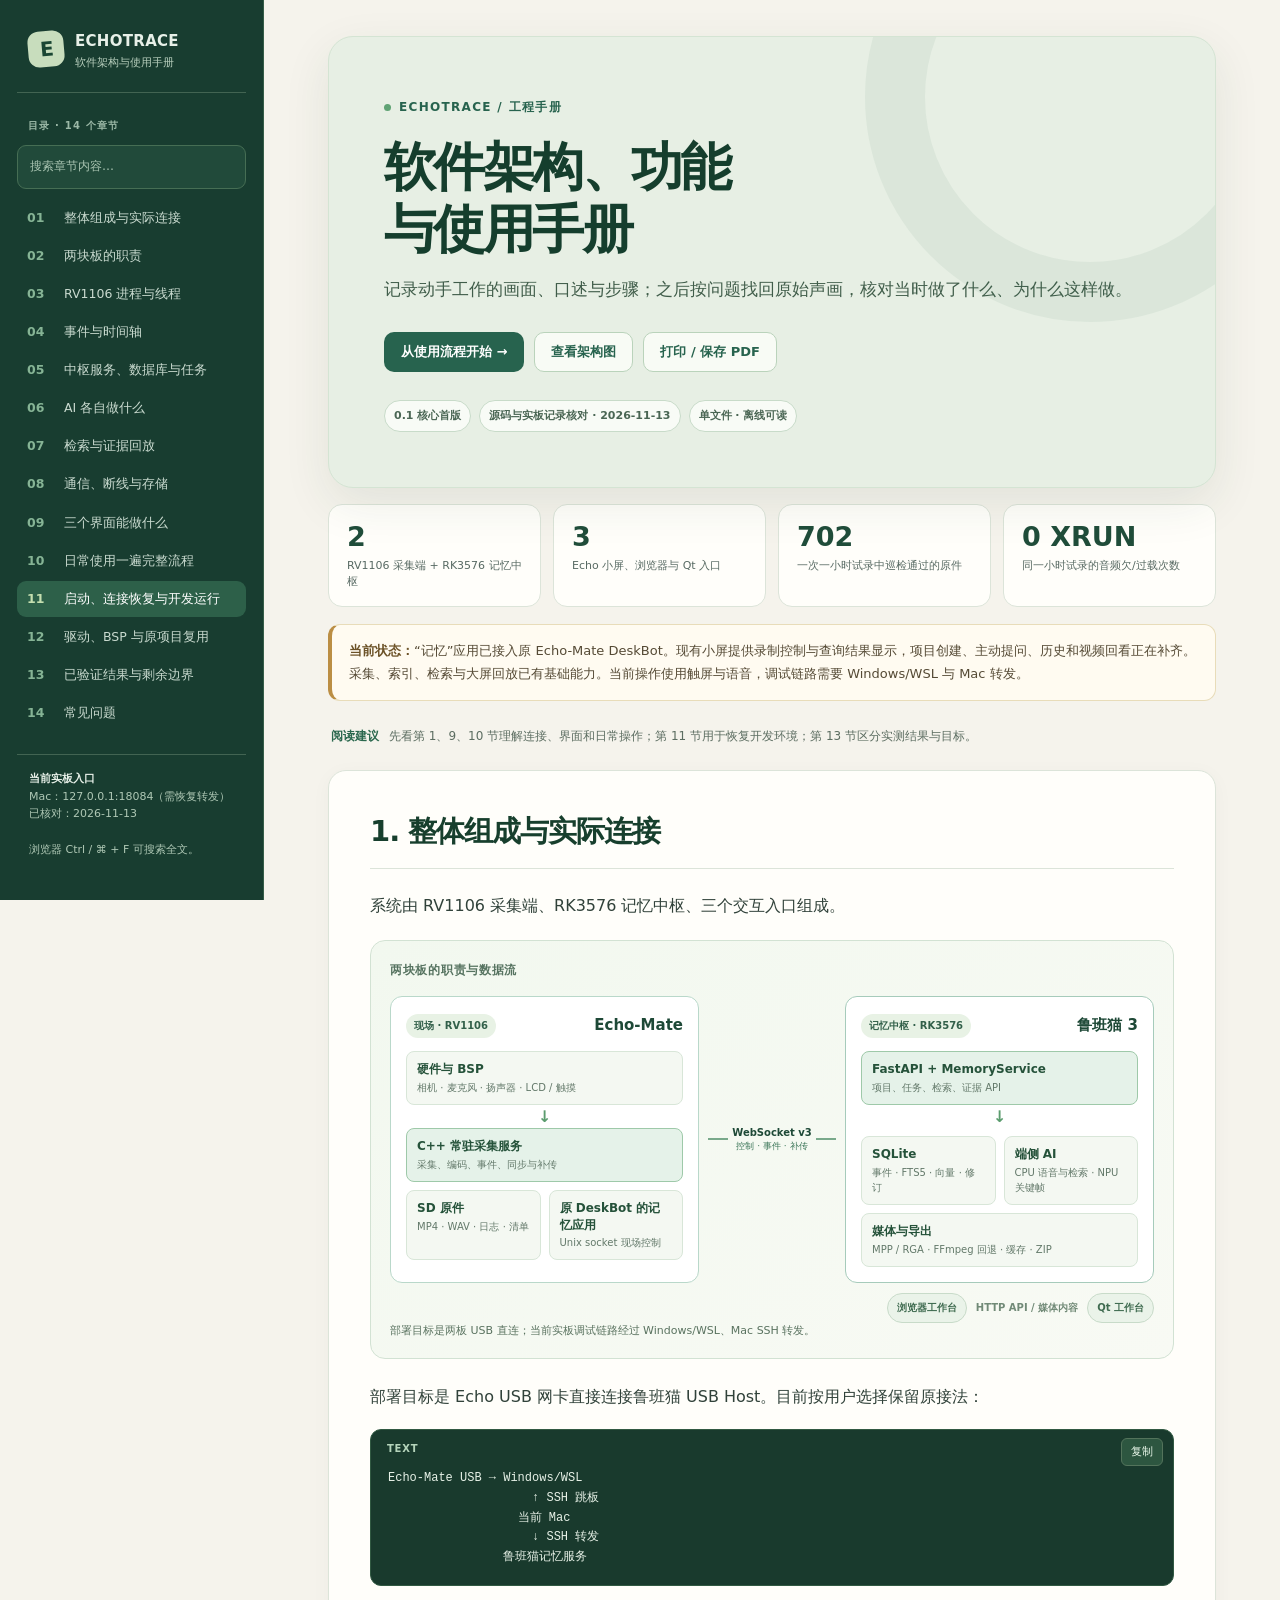
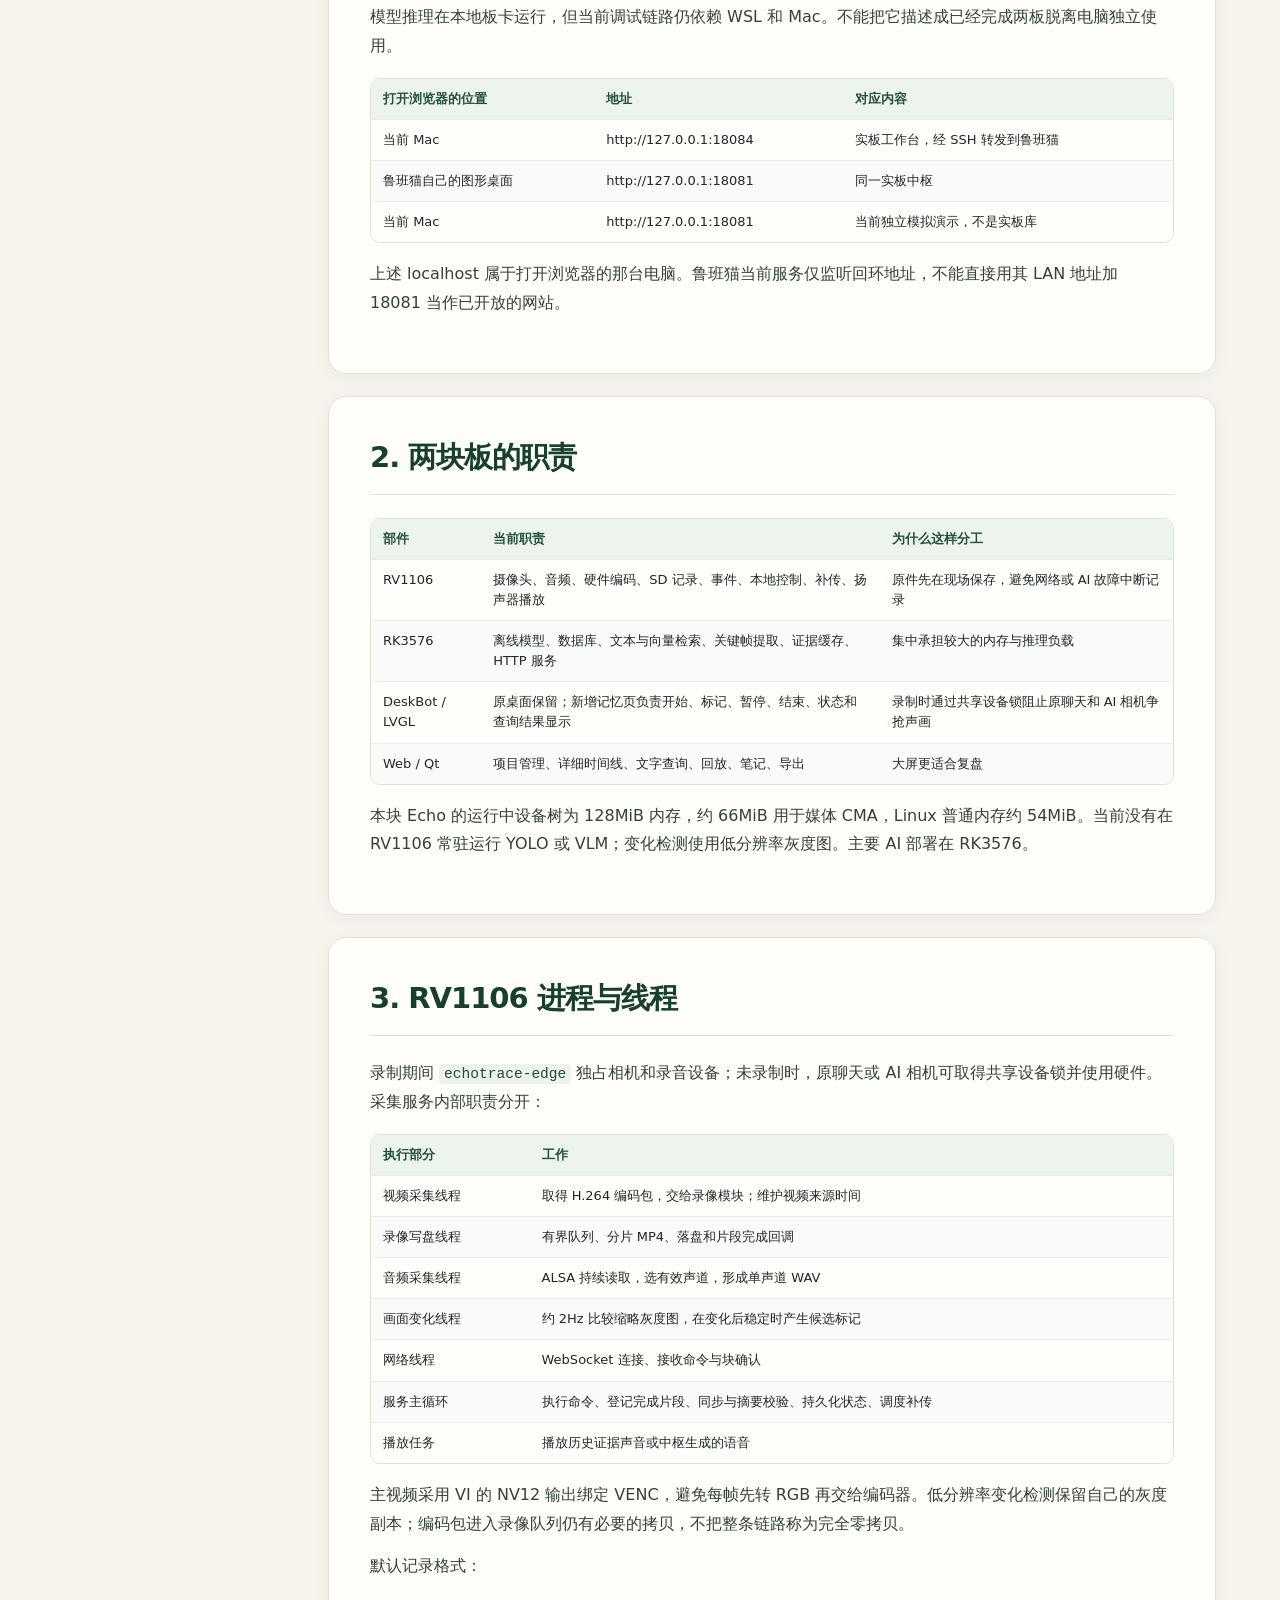
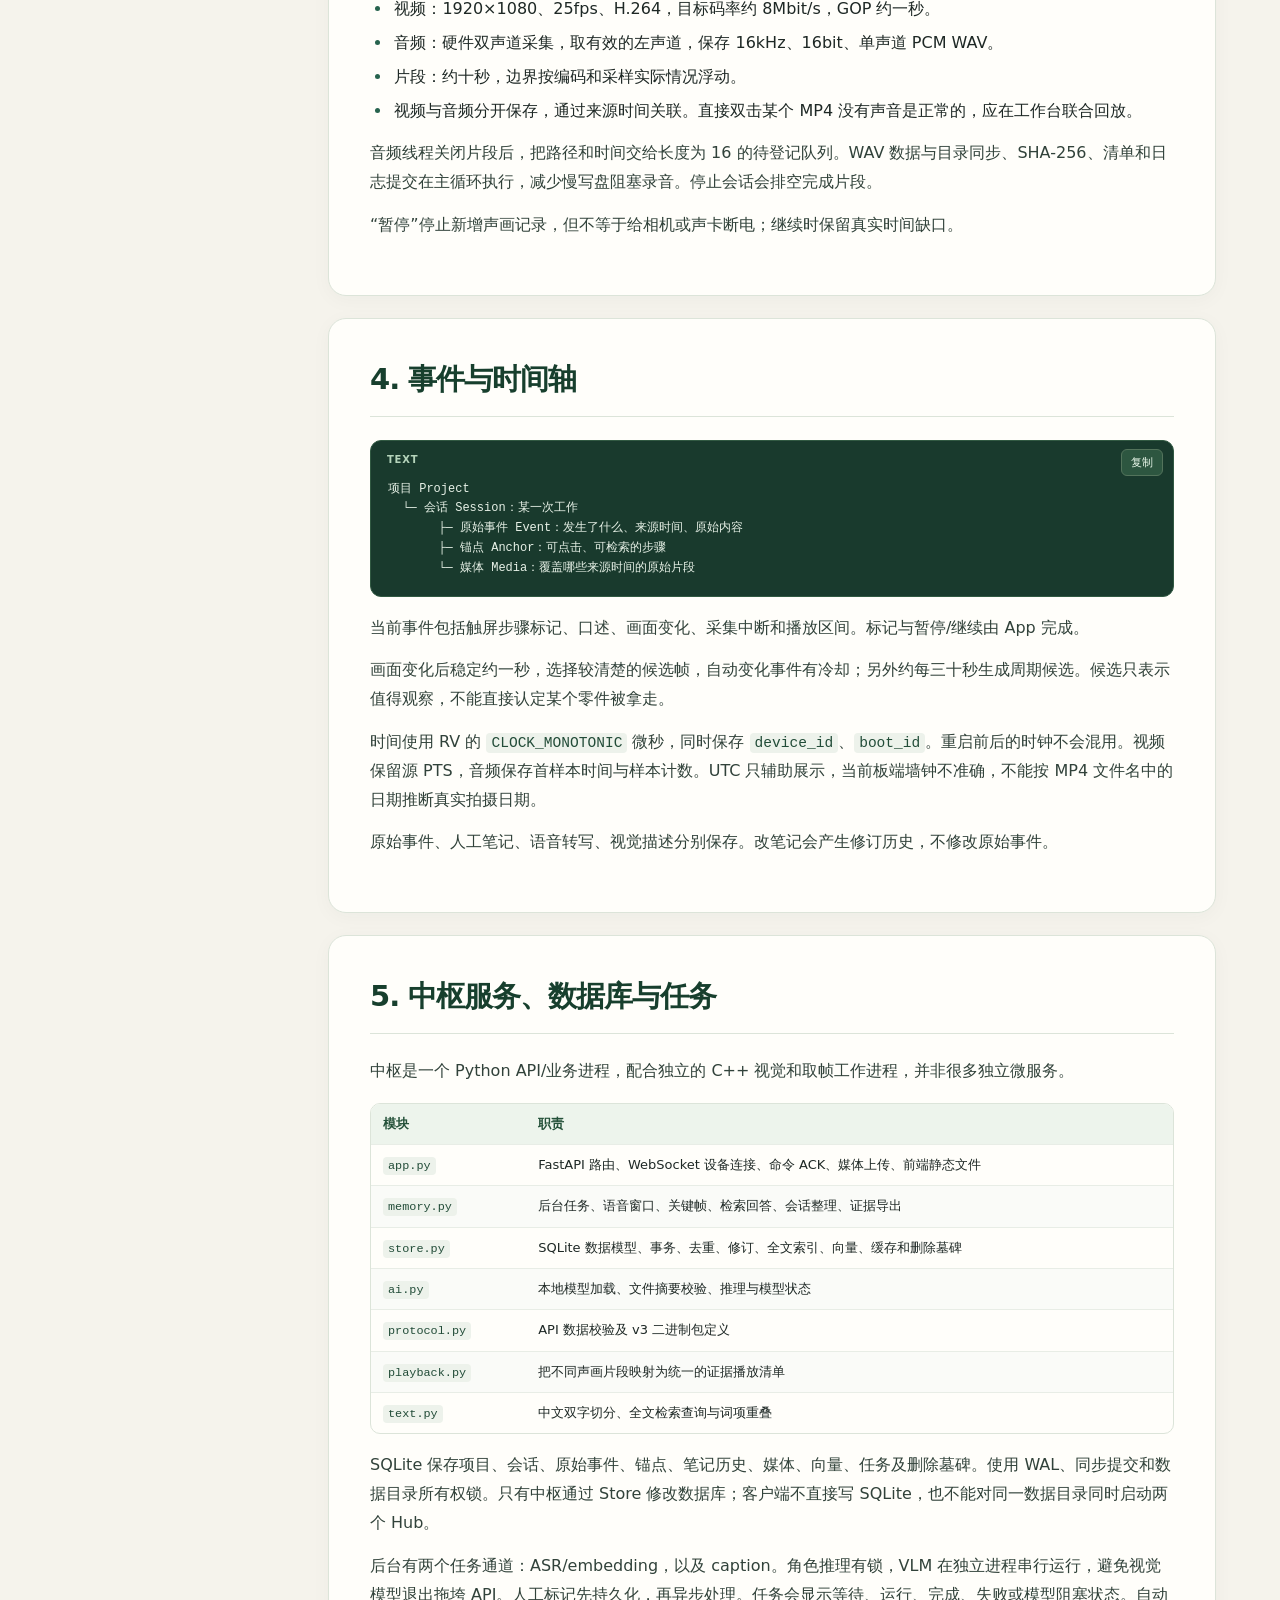
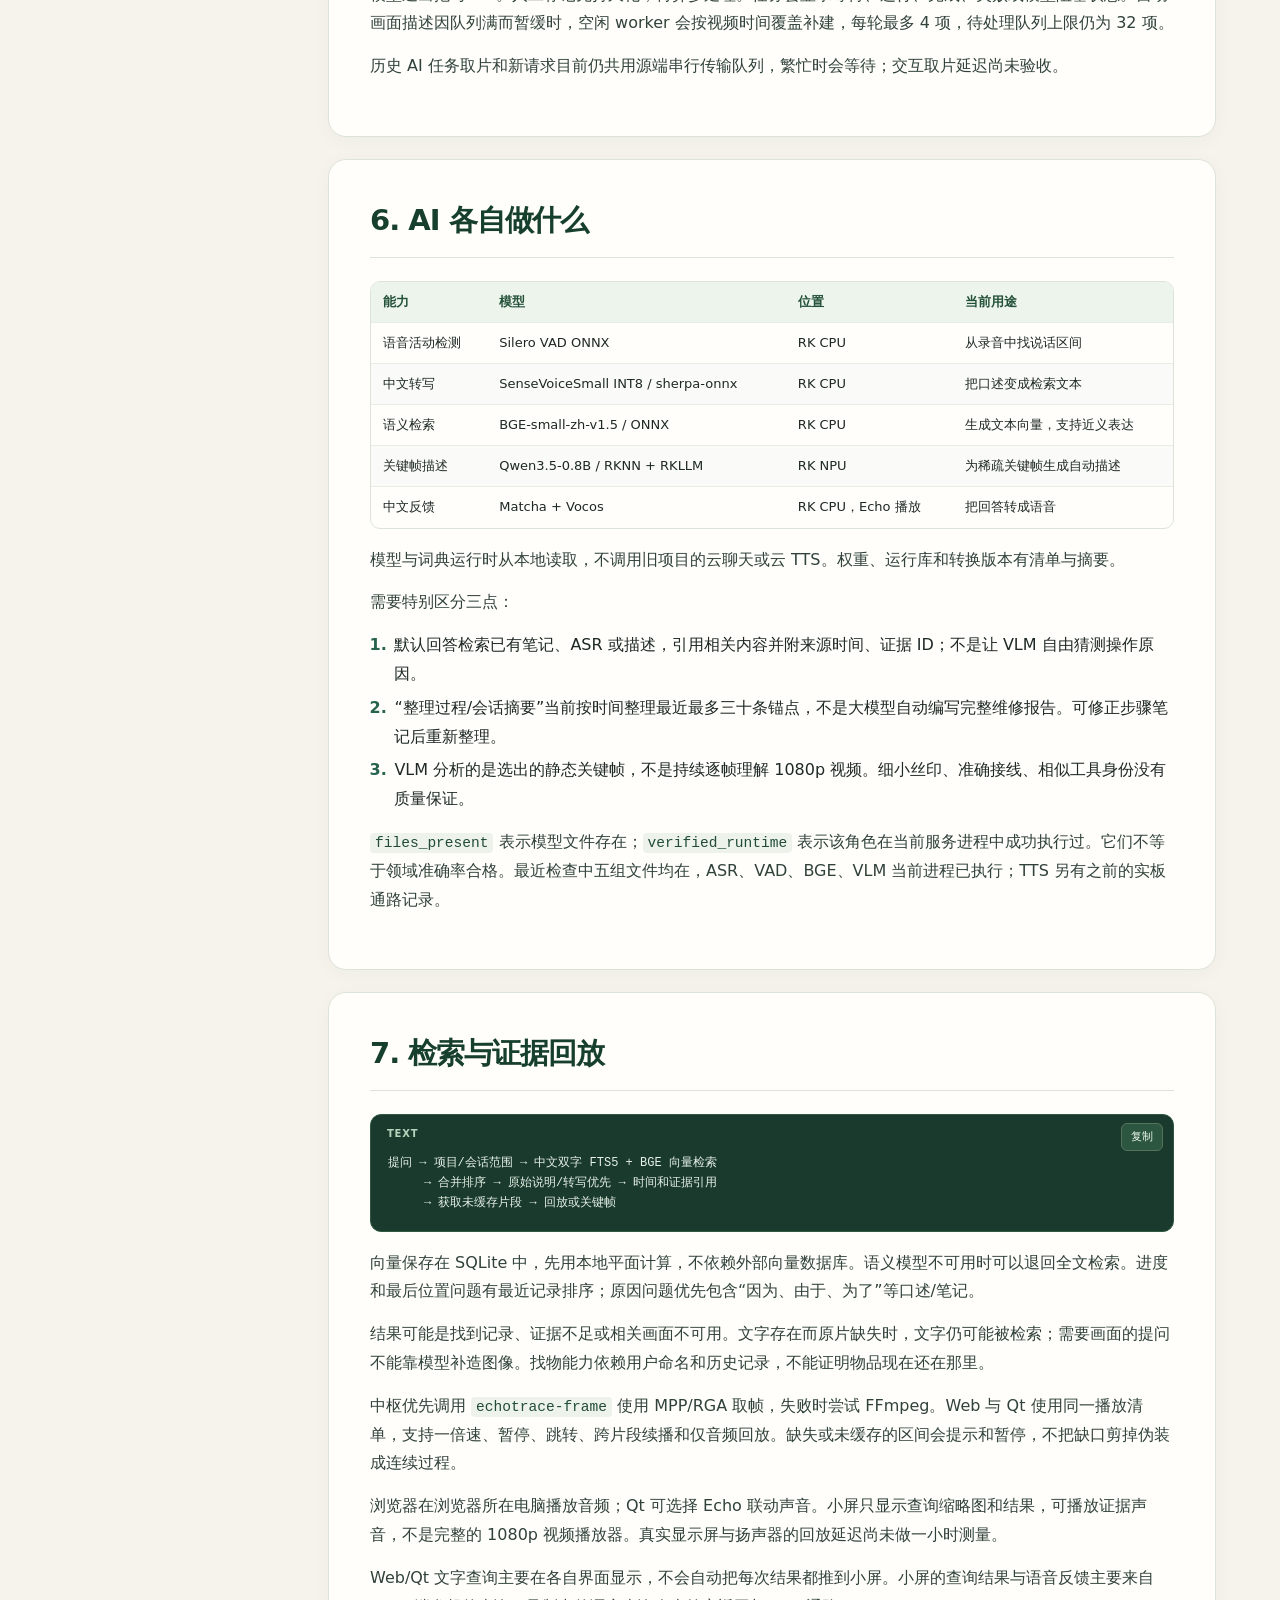
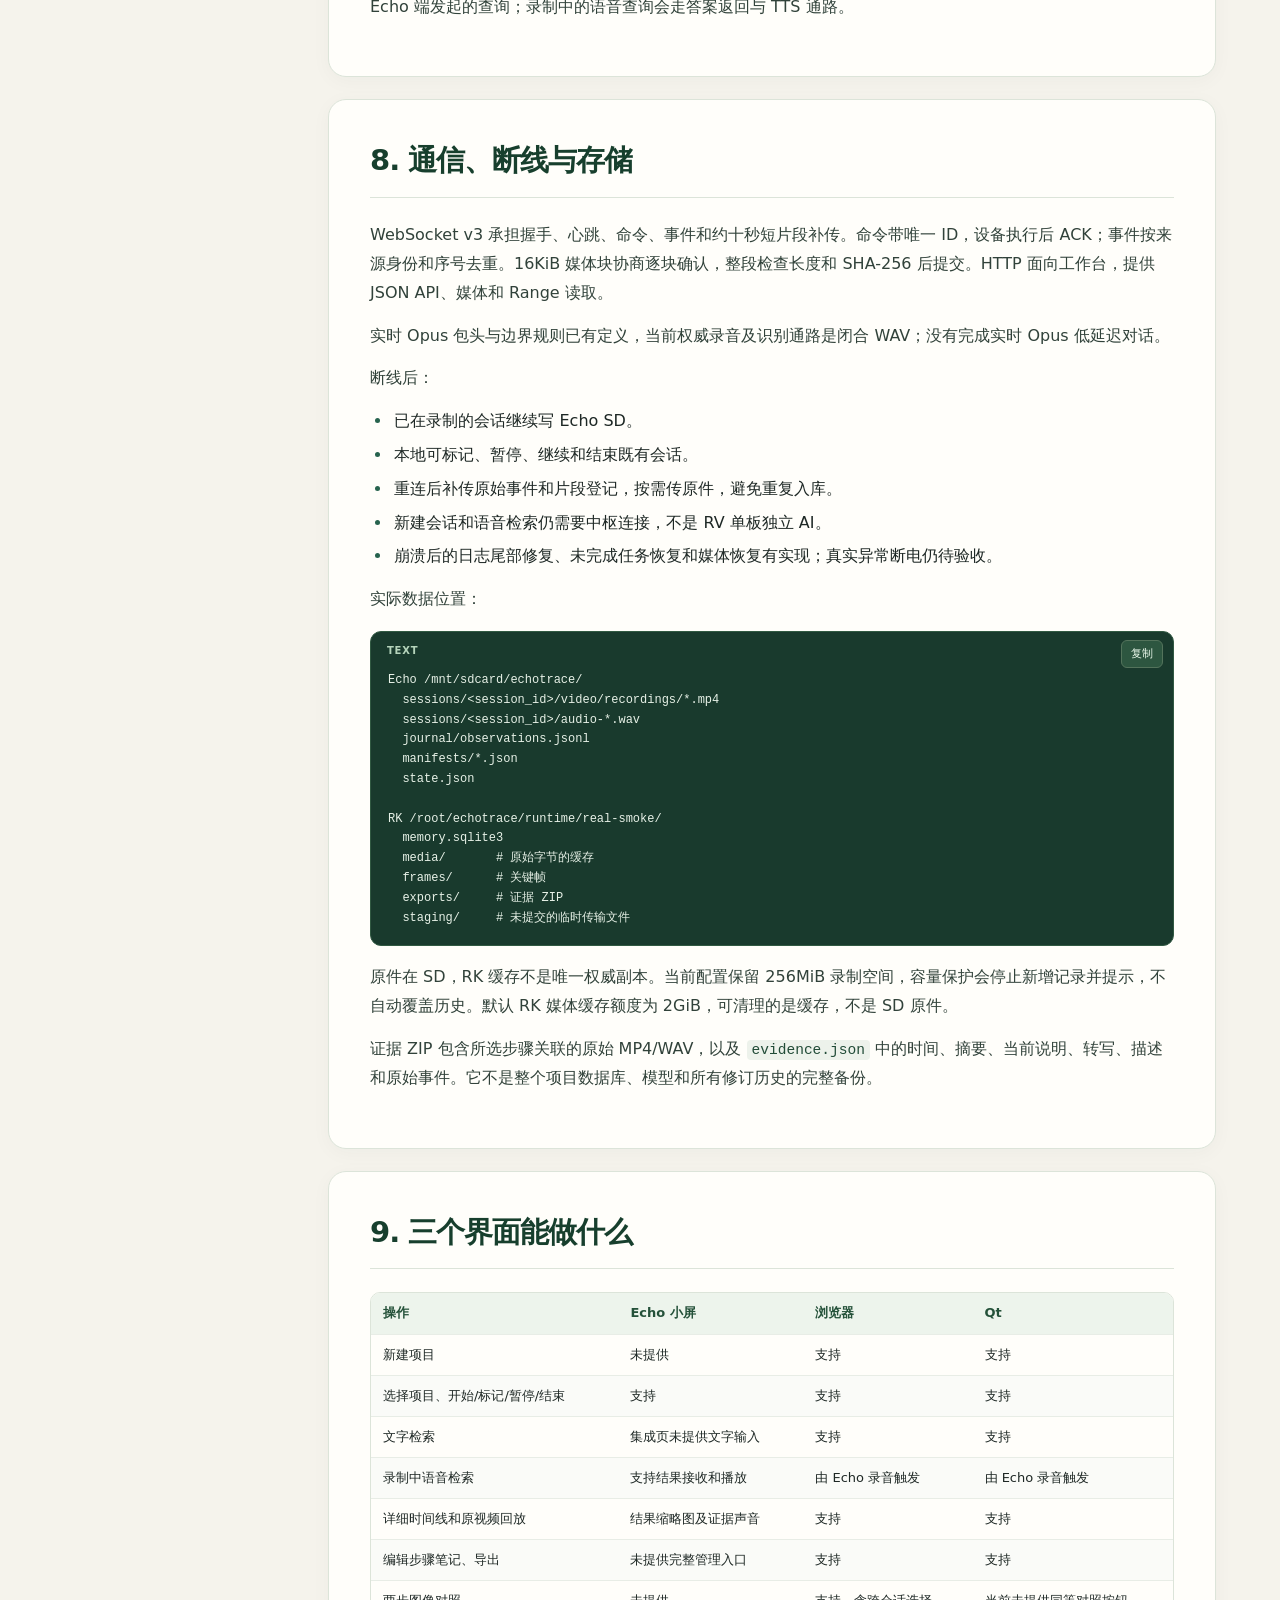
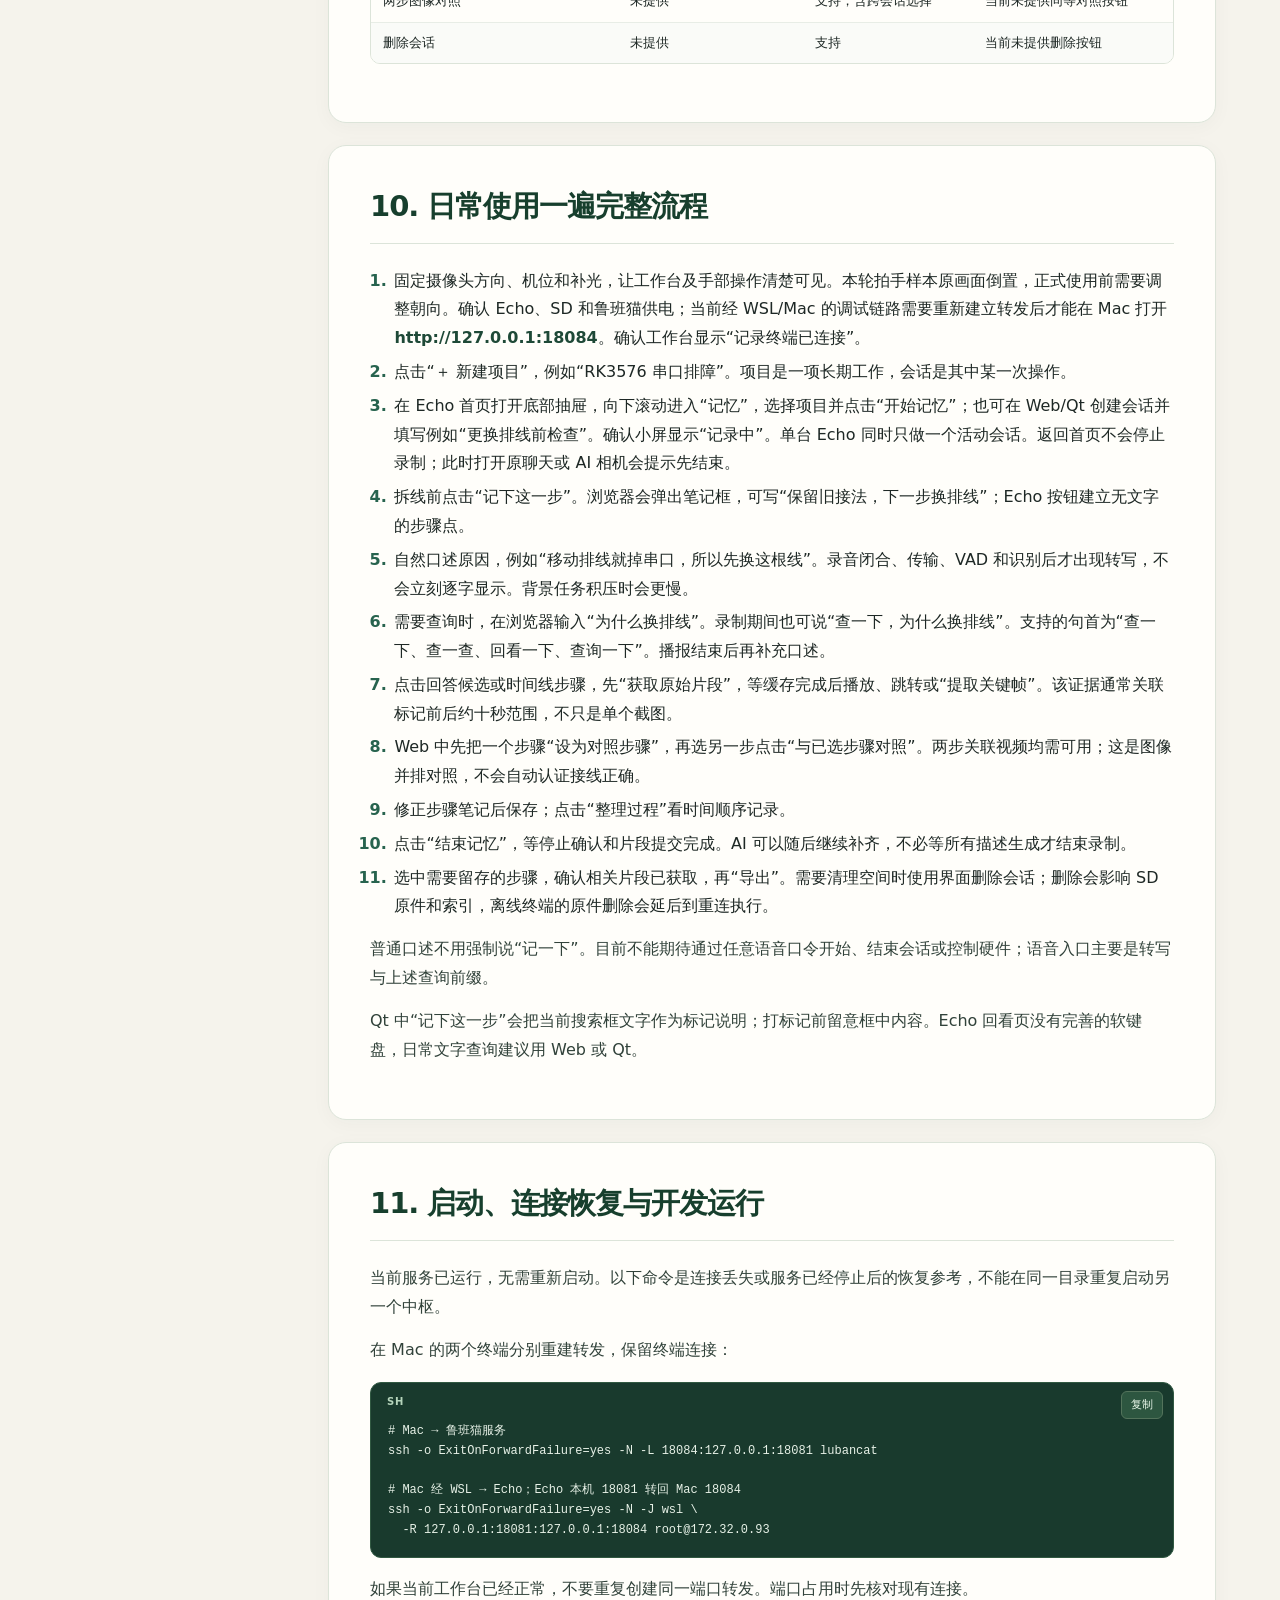
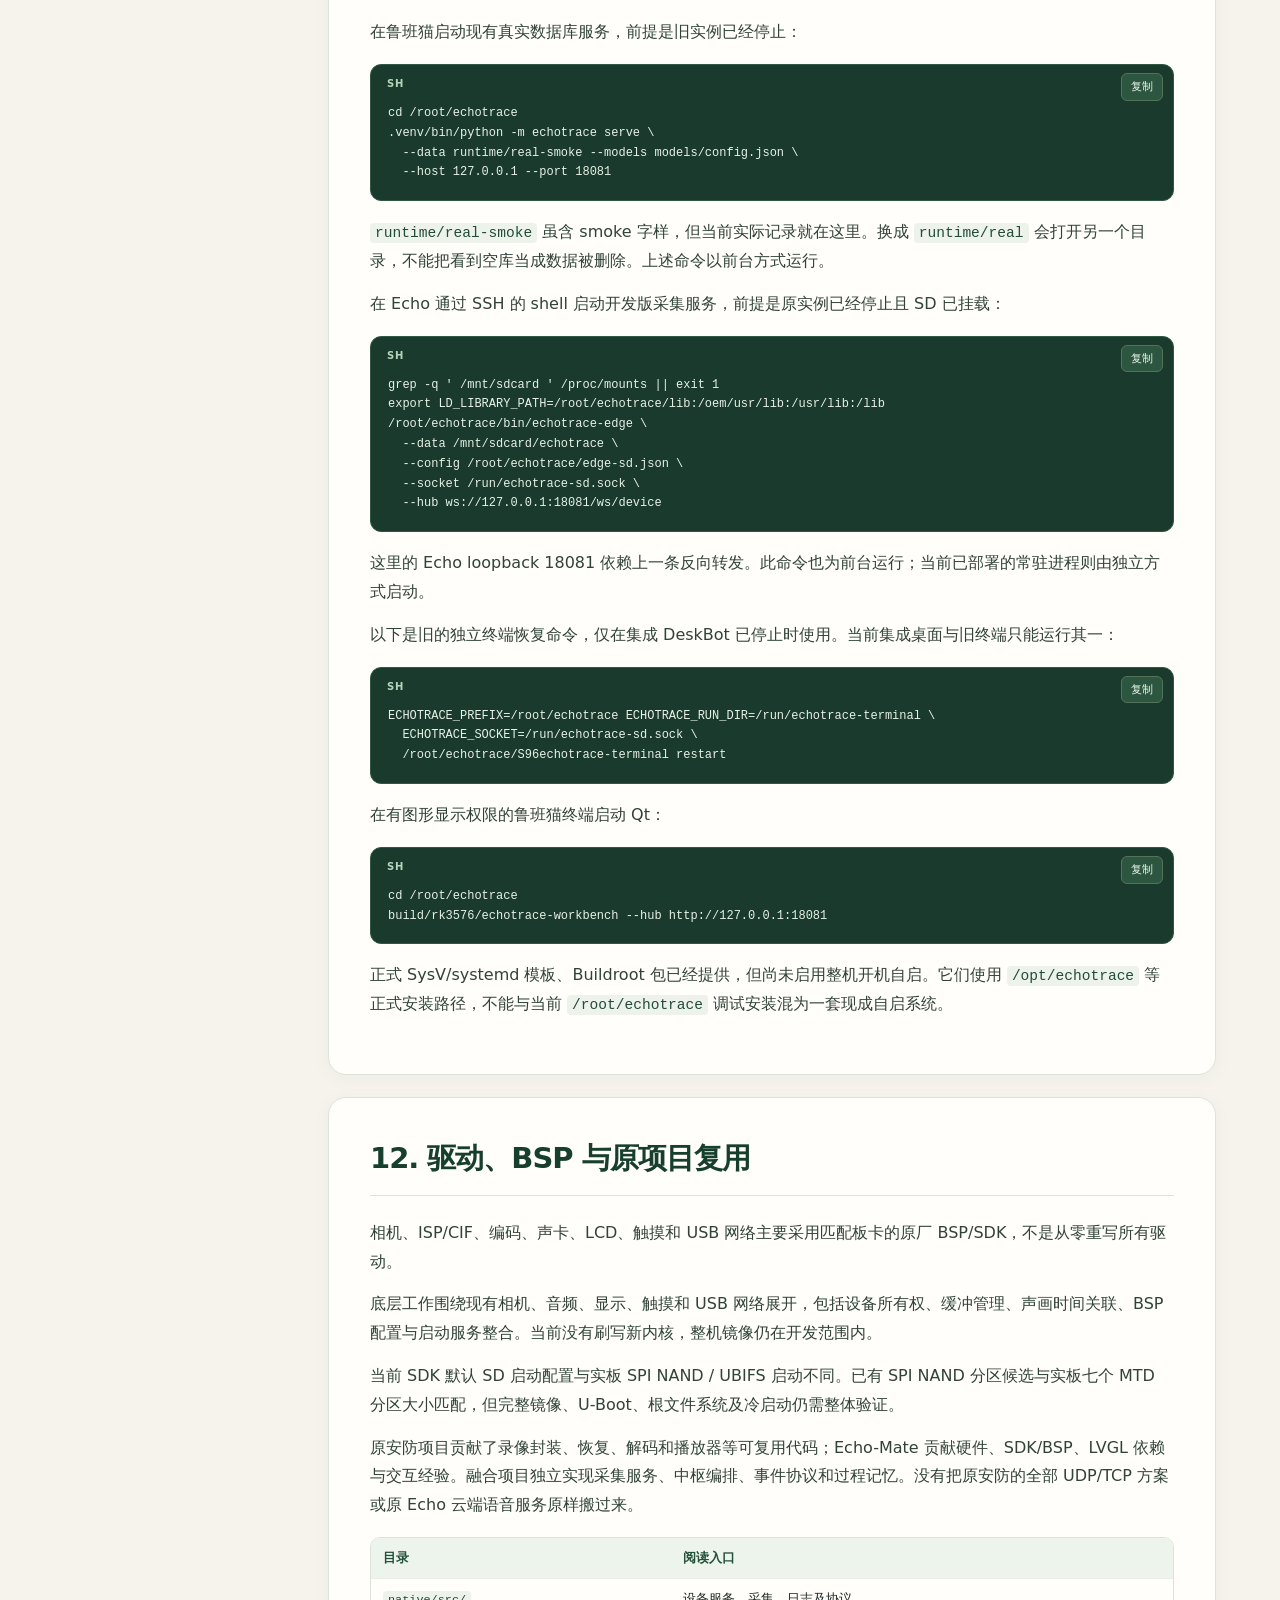
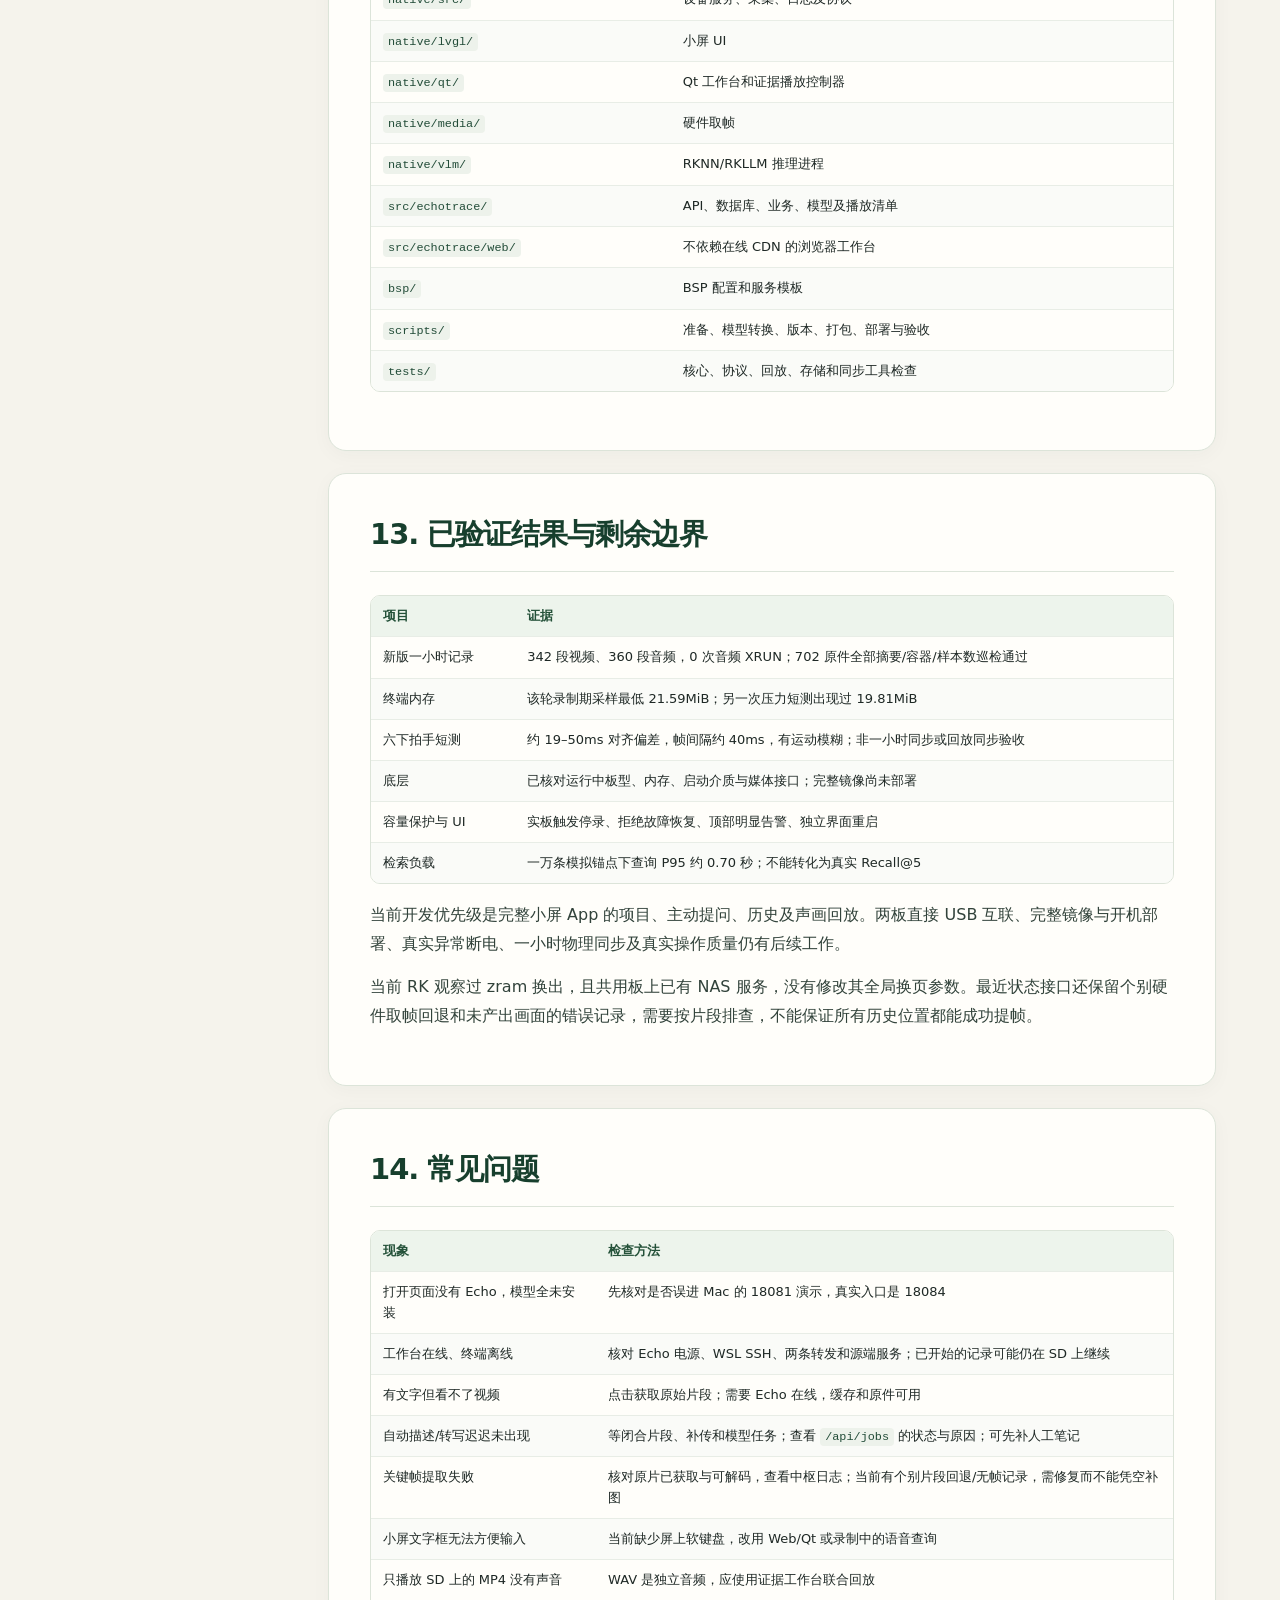
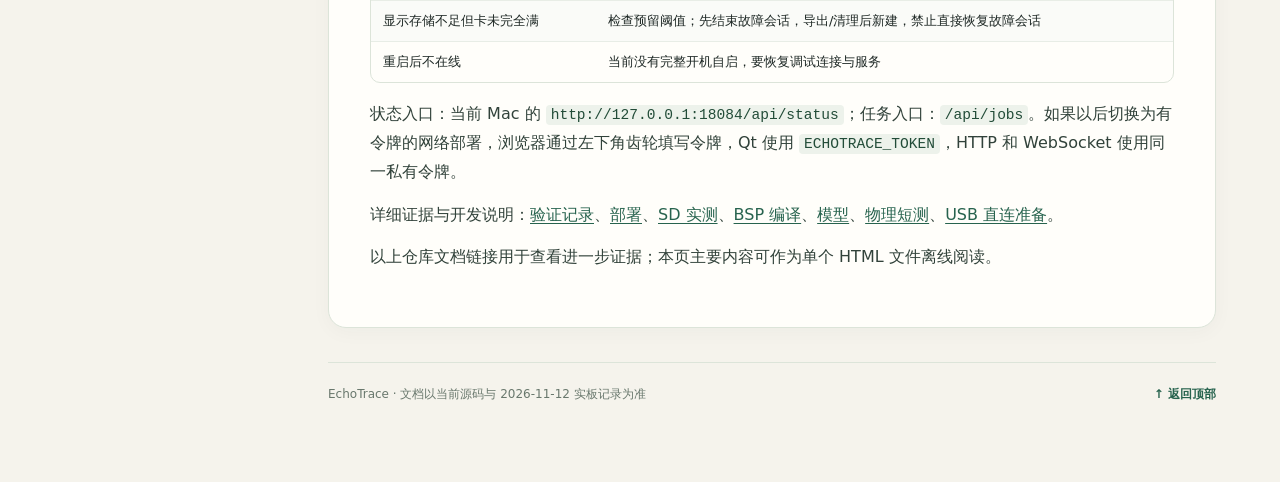
<file: docs/EchoTrace_软件架构与使用手册.html>
<!doctype html>
<html lang="zh-CN">
<head>
  <meta charset="utf-8">
  <meta name="viewport" content="width=device-width, initial-scale=1">
  <meta name="color-scheme" content="light">
  <meta name="description" content="EchoTrace 离线多模态过程记忆机器人：已实现的软件架构、功能、实板入口、使用方法与验收边界。">
  <title>EchoTrace｜软件架构与使用手册</title>
  <style>
:root{color-scheme:light;--bg:#f5f3ec;--paper:#fffefa;--ink:#1e2825;--muted:#586a63;--green:#27634e;--green-2:#194d3a;--mint:#e5f2e9;--line:#dce4d9;--warm:#efe8d6;--orange:#ad6536;--shadow:0 16px 48px rgba(32,65,48,.09)}
*{box-sizing:border-box}html{scroll-behavior:smooth}body{margin:0;background:var(--bg);color:var(--ink);font-family:-apple-system,BlinkMacSystemFont,"PingFang SC","Microsoft YaHei","Noto Sans CJK SC",system-ui,sans-serif;font-size:16px;line-height:1.8;-webkit-font-smoothing:antialiased}button,input{font:inherit}button{cursor:pointer}a{color:var(--green)}a:focus-visible,button:focus-visible,input:focus-visible{outline:3px solid #82b598;outline-offset:3px}::selection{background:#cce9d4;color:#163a2b}.sr-only{position:absolute!important;width:1px;height:1px;padding:0;margin:-1px;overflow:hidden;clip:rect(0,0,0,0);white-space:nowrap;border:0}
.shell{display:grid;grid-template-columns:264px minmax(0,1fr);min-height:100vh}.sidebar{position:sticky;top:0;align-self:start;height:100vh;overflow-y:auto;background:#183d30;color:#e7f0e8;padding:28px 17px 22px;border-right:1px solid #355d48;scrollbar-width:thin;z-index:20}.brand{display:flex;gap:11px;align-items:center;padding:0 11px 21px;border-bottom:1px solid #426452}.brand-mark{display:grid;place-items:center;width:36px;height:36px;background:#c8ddbd;color:#1a4633;border-radius:11px;font-weight:900;font-size:20px;letter-spacing:-2px;transform:rotate(-5deg)}.brand strong{display:block;font-size:15px;letter-spacing:.02em}.brand small{display:block;color:#b8cfbd;line-height:1.45;font-size:11px}.sidebar-label{margin:24px 11px 10px;color:#9cb9a7;text-transform:uppercase;letter-spacing:.12em;font-size:10px;font-weight:800}.nav-search{width:100%;padding:10px 12px;background:#214a3a;color:#fff;border:1px solid #466e54;border-radius:9px;outline:none;font-size:12px}.nav-search::placeholder{color:#aac5b2}.toc{display:flex;flex-direction:column;gap:2px;margin-top:11px}.toc a{text-decoration:none;color:#c9dacf;display:grid;grid-template-columns:29px 1fr;gap:8px;align-items:start;padding:9px 10px;border-radius:9px;font-size:12.5px;line-height:1.45}.toc a span:first-child{font-variant-numeric:tabular-nums;color:#86b495;font-weight:800}.toc a:hover,.toc a.active{color:#fff;background:#2d6049}.toc a.active span:first-child{color:#c5dfb0}.toc a[hidden]{display:none}.search-empty{display:none;color:#bfd4c3;padding:7px 10px;font-size:12px}.search-empty.visible{display:block}.sidebar-foot{margin-top:23px;padding:15px 12px;border-top:1px solid #426452;color:#afc8b5;font-size:11px;line-height:1.6}.sidebar-foot b{color:#e7f0e8}
.mobile-bar{display:none}.scrim{display:none}.main{min-width:0}.content-shell{max-width:1100px;margin:0 auto;padding:36px clamp(24px,5vw,70px) 80px}.hero{position:relative;overflow:hidden;background:#e7efe4;border:1px solid #d4e4d3;border-radius:25px;padding:clamp(30px,5vw,55px);box-shadow:var(--shadow)}.hero:before{content:"";position:absolute;width:330px;height:330px;border-radius:50%;right:-100px;top:-165px;border:60px solid rgba(64,121,85,.07);pointer-events:none}.kicker{display:inline-flex;gap:8px;align-items:center;color:var(--green);font-size:12px;font-weight:800;letter-spacing:.11em;text-transform:uppercase}.kicker:before{content:"";width:7px;height:7px;border-radius:50%;background:#60a374}.hero h1{position:relative;max-width:770px;margin:15px 0 13px;font-size:clamp(32px,4.2vw,52px);line-height:1.2;letter-spacing:-.05em;color:#153e2d}.hero-lead{max-width:750px;color:#405d4a;font-size:17px;line-height:1.8;margin:0}.hero-actions{display:flex;gap:10px;flex-wrap:wrap;margin-top:28px}.btn{display:inline-flex;gap:8px;align-items:center;justify-content:center;text-decoration:none;border-radius:10px;padding:10px 16px;font-weight:700;font-size:13px;border:1px solid transparent;line-height:1.4}.btn-primary{background:var(--green);color:#fff}.btn-primary:hover{background:var(--green-2)}.btn-quiet{background:#f8fbf5;border-color:#bad3bb;color:var(--green)}.btn-quiet:hover{background:#fff}.hero-meta{display:flex;gap:8px;flex-wrap:wrap;margin-top:28px}.hero-meta span{display:inline-flex;padding:5px 9px;background:#f8fbf6;border:1px solid #c8dbc9;border-radius:100px;color:#4a6654;font-size:11px;font-weight:700}
.overview{display:grid;grid-template-columns:repeat(4,minmax(0,1fr));gap:12px;margin:16px 0 0}.overview-card{background:var(--paper);border:1px solid var(--line);border-radius:14px;padding:15px 18px;min-width:0}.overview-card strong{display:block;font-size:27px;color:#204d3a;line-height:1.25;font-variant-numeric:tabular-nums}.overview-card span{display:block;color:var(--muted);font-size:11px;line-height:1.5;margin-top:4px}.status-note{background:#fffbf1;border:1px solid #e8dcb9;border-left:4px solid #bb8e44;border-radius:12px;padding:15px 17px;margin:17px 0 0;color:#554a35;font-size:13px;line-height:1.75}.status-note strong{color:#6c5227}.reading-guide{display:flex;gap:10px;align-items:flex-start;color:#5c6d61;font-size:12px;margin:25px 3px 0}.reading-guide b{color:#2b684e}
.manual-section{background:var(--paper);border:1px solid var(--line);border-radius:18px;margin-top:22px;padding:clamp(23px,3.6vw,41px);box-shadow:0 4px 20px rgba(32,65,48,.035);min-width:0;overflow:hidden}.manual-section h2{font-size:clamp(22px,2.4vw,29px);line-height:1.34;letter-spacing:-.035em;color:#173f2d;margin:0 0 23px;padding:0 0 17px;border-bottom:1px solid var(--line);scroll-margin-top:28px}.manual-section p{margin:14px 0;color:#31423a}.manual-section p:first-of-type{margin-top:0}.manual-section strong{color:#1e4937}.manual-section ul,.manual-section ol{padding-left:1.4em;margin:14px 0}.manual-section li{padding-left:2px;margin:5px 0}.manual-section li::marker{color:var(--green);font-weight:700}.manual-section code:not(pre code){background:#edf2eb;color:#224c38;padding:2px 5px;border-radius:4px;overflow-wrap:anywhere;font-size:.91em}.manual-section a{text-decoration-thickness:1px;text-underline-offset:3px;overflow-wrap:anywhere}.table-wrap{overflow-x:auto;border:1px solid var(--line);border-radius:10px;margin:17px 0;scrollbar-width:thin}.manual-section table{border-collapse:collapse;width:100%;min-width:500px;font-size:13px;line-height:1.55}.manual-section th{text-align:left;background:#edf4ec;color:#245139;white-space:nowrap;font-weight:800}.manual-section th,.manual-section td{padding:10px 12px;border-bottom:1px solid #e8ede6;vertical-align:top}.manual-section tr:last-child td{border-bottom:0}.manual-section tbody tr:nth-child(even){background:#fafbf8}.manual-section tbody tr:hover{background:#f1f6ef}.manual-section td{overflow-wrap:anywhere}.code-block{position:relative;margin:17px 0;border-radius:11px;overflow:hidden;background:#193a2d;border:1px solid #315942}.code-block pre{margin:0;padding:39px 17px 17px;overflow-x:auto;color:#e7f1e7;line-height:1.65;font-size:12px;tab-size:2;scrollbar-width:thin}.code-block code{font-family:ui-monospace,SFMono-Regular,Menlo,Consolas,monospace}.code-label{position:absolute;top:10px;left:16px;color:#b5d4bb;font-weight:800;text-transform:uppercase;letter-spacing:.08em;font-size:10px}.copy-btn{position:absolute;right:10px;top:8px;border:1px solid #53735b;border-radius:6px;background:#2d5640;color:#e9f7e9;padding:3px 9px;font-size:11px}.copy-btn:hover{background:#3d6d51}.manual-section blockquote{border-left:3px solid #a4c5aa;background:#f4f8f2;margin:18px 0;padding:10px 17px;color:#3d5c47}.manual-section blockquote p{margin:0}
.system-map{margin:19px 0 24px;border:1px solid #d2e2d3;border-radius:15px;background:linear-gradient(145deg,#f2f8ef,#f8faf4);padding:19px}.map-title{font-size:12px;color:#567360;text-transform:uppercase;letter-spacing:.06em;font-weight:800;margin-bottom:15px}.map-grid{display:grid;grid-template-columns:minmax(0,1fr) 128px minmax(0,1fr);gap:9px;align-items:stretch}.board{border:1px solid #c8dbc9;border-radius:12px;background:#fff;padding:15px;min-width:0}.board-edge{border-color:#b9d8ca}.board-hub{border-color:#a6cbbb}.board-head{display:flex;align-items:center;justify-content:space-between;gap:8px;padding-bottom:12px;color:#214f3a}.board-head strong{font-size:15px}.board-tag{font-size:10px;font-weight:800;background:#e8f2e5;border-radius:50px;padding:3px 8px;color:#32604a;white-space:nowrap}.map-node{padding:9px 10px;background:#f4f8f2;border:1px solid #d8e6d8;border-radius:8px;min-width:0}.map-node b{display:block;color:#25523a;font-size:12px;line-height:1.4}.map-node span{display:block;color:#63796a;font-size:10px;line-height:1.5;margin-top:2px}.map-node.emph{background:#e5f2e9;border-color:#9ec9a9}.map-node-last{margin-top:8px}.map-arrow{text-align:center;display:block;color:#5b9c6e;font-weight:800;height:23px;line-height:23px}.map-branches{display:grid;grid-template-columns:1fr 1fr;gap:8px;margin-top:8px}.bridge{display:flex;align-items:center;justify-content:center;gap:3px;min-width:0;color:#3c7658}.bridge-line{height:2px;flex:1;min-width:8px;background:#79a98b}.bridge-label{text-align:center;min-width:82px;line-height:1.5}.bridge-label strong{display:block;font-size:10px;white-space:nowrap}.bridge-label span{display:block;font-size:9px}.clients{display:flex;align-items:center;gap:9px;justify-content:flex-end;margin-top:10px;font-size:10px;font-weight:800;color:#406c51}.clients>span:first-child,.clients>span:last-child{background:#eaf3e9;border:1px solid #c8dbc9;padding:5px 9px;border-radius:50px}.client-link{color:#718a77}.manual-section .map-note{color:#59725f;font-size:11px;margin:13px 0 0;line-height:1.5}
.page-footer{border-top:1px solid var(--line);margin-top:34px;padding-top:21px;color:#69786d;font-size:12px;display:flex;justify-content:space-between;gap:15px;flex-wrap:wrap}.top-link{text-decoration:none;font-weight:700}.mobile-only{display:none}
@media(max-width:1100px){.map-grid{grid-template-columns:minmax(0,1fr) 90px minmax(0,1fr)}.map-branches{grid-template-columns:1fr}.board-head{display:block}.board-head strong{display:block;margin-top:4px}}
@media(max-width:900px){.shell{display:block}.sidebar{position:fixed;left:0;top:0;bottom:0;width:min(310px,86vw);transform:translateX(-105%);transition:transform .22s;box-shadow:12px 0 45px rgba(0,0,0,.15)}.sidebar.open{transform:translateX(0)}.scrim.visible{display:block;position:fixed;inset:0;z-index:15;background:rgba(17,36,26,.48)}.mobile-bar{display:flex;position:sticky;top:0;z-index:10;align-items:center;justify-content:space-between;background:#183d30;color:#fff;padding:8px 18px;min-height:54px;box-shadow:0 3px 10px rgba(0,0,0,.12)}.mobile-bar strong{font-size:13px}.menu-btn{border:1px solid #50735a;background:#255039;color:#fff;padding:5px 10px;border-radius:8px;font-size:12px}.content-shell{padding:20px 22px 60px}.manual-section h2{scroll-margin-top:75px}.mobile-only{display:inline}}
@media(max-width:650px){body{font-size:14px}.content-shell{padding:13px 12px 50px}.hero{border-radius:15px;padding:23px}.hero h1{font-size:31px}.hero-lead{font-size:14px}.hero-actions{margin-top:18px}.hero-meta{margin-top:21px}.overview{grid-template-columns:repeat(2,1fr);gap:8px;margin-top:9px}.overview-card{padding:12px}.overview-card strong{font-size:23px}.manual-section{padding:19px 16px;border-radius:13px;margin-top:12px}.manual-section h2{font-size:22px;margin-bottom:17px}.manual-section table{font-size:11px;min-width:440px}.manual-section th,.manual-section td{padding:8px 9px}.system-map{padding:12px}.map-grid{display:block}.board{padding:12px}.bridge{min-height:56px;flex-direction:column;gap:1px}.bridge-line{height:8px;width:2px;min-width:0;flex:none}.bridge-label strong{font-size:10px}.clients{justify-content:center;flex-wrap:wrap}.map-branches{grid-template-columns:1fr 1fr}.board-head{display:flex}.board-head strong{margin:0}.reading-guide{margin-top:16px}.status-note{font-size:12px;padding:12px}}
@media print{body{background:#fff;color:#000;font-size:10pt}.shell{display:block}.sidebar,.mobile-bar,.scrim,.hero-actions,.copy-btn,.top-link{display:none!important}.content-shell{padding:0;max-width:none}.hero{box-shadow:none;border:0;border-bottom:2px solid #315c44;border-radius:0;padding:0 0 12pt}.hero h1{font-size:23pt}.hero-meta,.overview,.status-note{break-inside:avoid}.manual-section{box-shadow:none;border:0;border-radius:0;border-top:1px solid #aaa;margin:13pt 0 0;padding:10pt 0;overflow:visible;break-inside:auto}.manual-section h2{font-size:16pt;break-after:avoid}.manual-section table{min-width:0;font-size:8pt}.table-wrap{overflow:visible}.manual-section tr,.code-block,.system-map{break-inside:avoid}.code-block{background:#fff;border:1px solid #aaa}.code-block pre{color:#000;white-space:pre-wrap;padding:18pt 7pt 7pt}.code-label{color:#333}.manual-section a{color:#000;text-decoration:underline}.page-footer{font-size:8pt}}
</style>
</head>
<body id="top">
<div class="scrim" id="scrim"></div>
<div class="mobile-bar"><button id="menu-btn" class="menu-btn" type="button" aria-controls="sidebar" aria-expanded="false">☰ 目录</button><strong>EchoTrace · 软件手册</strong><span aria-hidden="true">&nbsp;</span></div>
<div class="shell">
  <aside class="sidebar" id="sidebar" aria-label="章节目录">
    <div class="brand"><span class="brand-mark" aria-hidden="true">E</span><div><strong>ECHOTRACE</strong><small>软件架构与使用手册</small></div></div>
    <div class="sidebar-label">目录 · 14 个章节</div>
    <label for="nav-search" class="sr-only">筛选章节</label>
    <input class="nav-search" id="nav-search" type="search" placeholder="搜索章节内容…" autocomplete="off">
    <nav class="toc" aria-label="章节导航"><a href="#s01" data-section="s01"><span>01</span><span>整体组成与实际连接</span></a><a href="#s02" data-section="s02"><span>02</span><span>两块板的职责</span></a><a href="#s03" data-section="s03"><span>03</span><span>RV1106 进程与线程</span></a><a href="#s04" data-section="s04"><span>04</span><span>事件与时间轴</span></a><a href="#s05" data-section="s05"><span>05</span><span>中枢服务、数据库与任务</span></a><a href="#s06" data-section="s06"><span>06</span><span>AI 各自做什么</span></a><a href="#s07" data-section="s07"><span>07</span><span>检索与证据回放</span></a><a href="#s08" data-section="s08"><span>08</span><span>通信、断线与存储</span></a><a href="#s09" data-section="s09"><span>09</span><span>三个界面能做什么</span></a><a href="#s10" data-section="s10"><span>10</span><span>日常使用一遍完整流程</span></a><a href="#s11" data-section="s11"><span>11</span><span>启动、连接恢复与开发运行</span></a><a href="#s12" data-section="s12"><span>12</span><span>驱动、BSP 与原项目复用</span></a><a href="#s13" data-section="s13"><span>13</span><span>已验证结果与剩余边界</span></a><a href="#s14" data-section="s14"><span>14</span><span>常见问题</span></a></nav>
    <p id="search-empty" class="search-empty">未找到相关章节</p>
    <div class="sidebar-foot"><b>当前实板入口</b><br>Mac：127.0.0.1:18084（需恢复转发）<br>已核对：2026-11-13<br><br>浏览器 Ctrl / ⌘ + F 可搜索全文。</div>
  </aside>
  <main class="main">
    <div class="content-shell">
      <header class="hero">
        <div class="kicker">EchoTrace / 工程手册</div>
        <h1>软件架构、功能<br>与使用手册</h1>
        <p class="hero-lead">记录动手工作的画面、口述与步骤；之后按问题找回原始声画，核对当时做了什么、为什么这样做。</p>
        <div class="hero-actions"><a class="btn btn-primary" href="#s10">从使用流程开始 →</a><a class="btn btn-quiet" href="#s01">查看架构图</a><button class="btn btn-quiet" type="button" id="print-btn">打印 / 保存 PDF</button></div>
        <div class="hero-meta"><span>0.1 核心首版</span><span>源码与实板记录核对 · 2026-11-13</span><span>单文件 · 离线可读</span></div>
      </header>
      <div class="overview" aria-label="项目概览">
        <div class="overview-card"><strong>2</strong><span>RV1106 采集端 + RK3576 记忆中枢</span></div>
        <div class="overview-card"><strong>3</strong><span>Echo 小屏、浏览器与 Qt 入口</span></div>
        <div class="overview-card"><strong>702</strong><span>一次一小时试录中巡检通过的原件</span></div>
        <div class="overview-card"><strong>0 XRUN</strong><span>同一小时试录的音频欠/过载次数</span></div>
      </div>
      <aside class="status-note"><strong>当前状态：</strong>“记忆”应用已接入原 Echo-Mate DeskBot。现有小屏提供录制控制与查询结果显示，项目创建、主动提问、历史和视频回看正在补齐。采集、索引、检索与大屏回放已有基础能力。当前操作使用触屏与语音，调试链路需要 Windows/WSL 与 Mac 转发。</aside>
      <p class="reading-guide"><b>阅读建议</b><span>先看第 1、9、10 节理解连接、界面和日常操作；第 11 节用于恢复开发环境；第 13 节区分实测结果与目标。</span></p>
      <section class="manual-section" data-section="s01"><h2 id="s01">1. 整体组成与实际连接</h2>
<p>系统由 RV1106 采集端、RK3576 记忆中枢、三个交互入口组成。</p>

<figure class="system-map" aria-labelledby="system-map-title">
  <figcaption id="system-map-title" class="map-title">两块板的职责与数据流</figcaption>
  <div class="map-grid">
    <div class="board board-edge">
      <div class="board-head"><span class="board-tag">现场 · RV1106</span><strong>Echo-Mate</strong></div>
      <div class="map-node"><b>硬件与 BSP</b><span>相机 · 麦克风 · 扬声器 · LCD / 触摸</span></div>
      <span class="map-arrow" aria-hidden="true">↓</span>
      <div class="map-node emph"><b>C++ 常驻采集服务</b><span>采集、编码、事件、同步与补传</span></div>
      <div class="map-branches">
        <div class="map-node"><b>SD 原件</b><span>MP4 · WAV · 日志 · 清单</span></div>
        <div class="map-node"><b>原 DeskBot 的记忆应用</b><span>Unix socket 现场控制</span></div>
      </div>
    </div>
    <div class="bridge" aria-label="两板通过 WebSocket v3 交换命令、事件和媒体片段">
      <span class="bridge-line" aria-hidden="true"></span>
      <div class="bridge-label"><strong>WebSocket v3</strong><span>控制 · 事件 · 补传</span></div>
      <span class="bridge-line" aria-hidden="true"></span>
    </div>
    <div class="board board-hub">
      <div class="board-head"><span class="board-tag">记忆中枢 · RK3576</span><strong>鲁班猫 3</strong></div>
      <div class="map-node emph"><b>FastAPI + MemoryService</b><span>项目、任务、检索、证据 API</span></div>
      <span class="map-arrow" aria-hidden="true">↓</span>
      <div class="map-branches">
        <div class="map-node"><b>SQLite</b><span>事件 · FTS5 · 向量 · 修订</span></div>
        <div class="map-node"><b>端侧 AI</b><span>CPU 语音与检索 · NPU 关键帧</span></div>
      </div>
      <div class="map-node map-node-last"><b>媒体与导出</b><span>MPP / RGA · FFmpeg 回退 · 缓存 · ZIP</span></div>
    </div>
  </div>
  <div class="clients"><span>浏览器工作台</span><span class="client-link">HTTP API / 媒体内容</span><span>Qt 工作台</span></div>
  <p class="map-note">部署目标是两板 USB 直连；当前实板调试链路经过 Windows/WSL、Mac SSH 转发。</p>
</figure>

<p>部署目标是 Echo USB 网卡直接连接鲁班猫 USB Host。目前按用户选择保留原接法：</p>
<div class="code-block"><span class="code-label">text</span><button type="button" class="copy-btn" aria-label="复制代码">复制</button><pre><code class="language-text">Echo-Mate USB → Windows/WSL
                    ↑ SSH 跳板
                  当前 Mac
                    ↓ SSH 转发
                鲁班猫记忆服务
</code></pre></div>
<p>模型推理在本地板卡运行，但当前调试链路仍依赖 WSL 和 Mac。不能把它描述成已经完成两板脱离电脑独立使用。</p>
<div class="table-wrap"><table>
<thead>
<tr>
<th>打开浏览器的位置</th>
<th>地址</th>
<th>对应内容</th>
</tr>
</thead>
<tbody>
<tr>
<td>当前 Mac</td>
<td>http://127.0.0.1:18084</td>
<td>实板工作台，经 SSH 转发到鲁班猫</td>
</tr>
<tr>
<td>鲁班猫自己的图形桌面</td>
<td>http://127.0.0.1:18081</td>
<td>同一实板中枢</td>
</tr>
<tr>
<td>当前 Mac</td>
<td>http://127.0.0.1:18081</td>
<td>当前独立模拟演示，不是实板库</td>
</tr>
</tbody>
</table></div>
<p>上述 localhost 属于打开浏览器的那台电脑。鲁班猫当前服务仅监听回环地址，不能直接用其 LAN 地址加 18081 当作已开放的网站。</p>
</section><section class="manual-section" data-section="s02"><h2 id="s02">2. 两块板的职责</h2>
<div class="table-wrap"><table>
<thead>
<tr>
<th>部件</th>
<th>当前职责</th>
<th>为什么这样分工</th>
</tr>
</thead>
<tbody>
<tr>
<td>RV1106</td>
<td>摄像头、音频、硬件编码、SD 记录、事件、本地控制、补传、扬声器播放</td>
<td>原件先在现场保存，避免网络或 AI 故障中断记录</td>
</tr>
<tr>
<td>RK3576</td>
<td>离线模型、数据库、文本与向量检索、关键帧提取、证据缓存、HTTP 服务</td>
<td>集中承担较大的内存与推理负载</td>
</tr>
<tr>
<td>DeskBot / LVGL</td>
<td>原桌面保留；新增记忆页负责开始、标记、暂停、结束、状态和查询结果显示</td>
<td>录制时通过共享设备锁阻止原聊天和 AI 相机争抢声画</td>
</tr>
<tr>
<td>Web / Qt</td>
<td>项目管理、详细时间线、文字查询、回放、笔记、导出</td>
<td>大屏更适合复盘</td>
</tr>
</tbody>
</table></div>
<p>本块 Echo 的运行中设备树为 128MiB 内存，约 66MiB 用于媒体 CMA，Linux 普通内存约 54MiB。当前没有在 RV1106 常驻运行 YOLO 或 VLM；变化检测使用低分辨率灰度图。主要 AI 部署在 RK3576。</p>
</section><section class="manual-section" data-section="s03"><h2 id="s03">3. RV1106 进程与线程</h2>
<p>录制期间 <code>echotrace-edge</code> 独占相机和录音设备；未录制时，原聊天或 AI 相机可取得共享设备锁并使用硬件。采集服务内部职责分开：</p>
<div class="table-wrap"><table>
<thead>
<tr>
<th>执行部分</th>
<th>工作</th>
</tr>
</thead>
<tbody>
<tr>
<td>视频采集线程</td>
<td>取得 H.264 编码包，交给录像模块；维护视频来源时间</td>
</tr>
<tr>
<td>录像写盘线程</td>
<td>有界队列、分片 MP4、落盘和片段完成回调</td>
</tr>
<tr>
<td>音频采集线程</td>
<td>ALSA 持续读取，选有效声道，形成单声道 WAV</td>
</tr>
<tr>
<td>画面变化线程</td>
<td>约 2Hz 比较缩略灰度图，在变化后稳定时产生候选标记</td>
</tr>
<tr>
<td>网络线程</td>
<td>WebSocket 连接、接收命令与块确认</td>
</tr>
<tr>
<td>服务主循环</td>
<td>执行命令、登记完成片段、同步与摘要校验、持久化状态、调度补传</td>
</tr>
<tr>
<td>播放任务</td>
<td>播放历史证据声音或中枢生成的语音</td>
</tr>
</tbody>
</table></div>
<p>主视频采用 VI 的 NV12 输出绑定 VENC，避免每帧先转 RGB 再交给编码器。低分辨率变化检测保留自己的灰度副本；编码包进入录像队列仍有必要的拷贝，不把整条链路称为完全零拷贝。</p>
<p>默认记录格式：</p>
<ul>
<li>视频：1920×1080、25fps、H.264，目标码率约 8Mbit/s，GOP 约一秒。</li>
<li>音频：硬件双声道采集，取有效的左声道，保存 16kHz、16bit、单声道 PCM WAV。</li>
<li>片段：约十秒，边界按编码和采样实际情况浮动。</li>
<li>视频与音频分开保存，通过来源时间关联。直接双击某个 MP4 没有声音是正常的，应在工作台联合回放。</li>
</ul>
<p>音频线程关闭片段后，把路径和时间交给长度为 16 的待登记队列。WAV 数据与目录同步、SHA-256、清单和日志提交在主循环执行，减少慢写盘阻塞录音。停止会话会排空完成片段。</p>
<p>“暂停”停止新增声画记录，但不等于给相机或声卡断电；继续时保留真实时间缺口。</p>
</section><section class="manual-section" data-section="s04"><h2 id="s04">4. 事件与时间轴</h2>
<div class="code-block"><span class="code-label">text</span><button type="button" class="copy-btn" aria-label="复制代码">复制</button><pre><code class="language-text">项目 Project
  └─ 会话 Session：某一次工作
       ├─ 原始事件 Event：发生了什么、来源时间、原始内容
       ├─ 锚点 Anchor：可点击、可检索的步骤
       └─ 媒体 Media：覆盖哪些来源时间的原始片段
</code></pre></div>
<p>当前事件包括触屏步骤标记、口述、画面变化、采集中断和播放区间。标记与暂停/继续由 App 完成。</p>
<p>画面变化后稳定约一秒，选择较清楚的候选帧，自动变化事件有冷却；另外约每三十秒生成周期候选。候选只表示值得观察，不能直接认定某个零件被拿走。</p>
<p>时间使用 RV 的 <code>CLOCK_MONOTONIC</code> 微秒，同时保存 <code>device_id</code>、<code>boot_id</code>。重启前后的时钟不会混用。视频保留源 PTS，音频保存首样本时间与样本计数。UTC 只辅助展示，当前板端墙钟不准确，不能按 MP4 文件名中的日期推断真实拍摄日期。</p>
<p>原始事件、人工笔记、语音转写、视觉描述分别保存。改笔记会产生修订历史，不修改原始事件。</p>
</section><section class="manual-section" data-section="s05"><h2 id="s05">5. 中枢服务、数据库与任务</h2>
<p>中枢是一个 Python API/业务进程，配合独立的 C++ 视觉和取帧工作进程，并非很多独立微服务。</p>
<div class="table-wrap"><table>
<thead>
<tr>
<th>模块</th>
<th>职责</th>
</tr>
</thead>
<tbody>
<tr>
<td><code>app.py</code></td>
<td>FastAPI 路由、WebSocket 设备连接、命令 ACK、媒体上传、前端静态文件</td>
</tr>
<tr>
<td><code>memory.py</code></td>
<td>后台任务、语音窗口、关键帧、检索回答、会话整理、证据导出</td>
</tr>
<tr>
<td><code>store.py</code></td>
<td>SQLite 数据模型、事务、去重、修订、全文索引、向量、缓存和删除墓碑</td>
</tr>
<tr>
<td><code>ai.py</code></td>
<td>本地模型加载、文件摘要校验、推理与模型状态</td>
</tr>
<tr>
<td><code>protocol.py</code></td>
<td>API 数据校验及 v3 二进制包定义</td>
</tr>
<tr>
<td><code>playback.py</code></td>
<td>把不同声画片段映射为统一的证据播放清单</td>
</tr>
<tr>
<td><code>text.py</code></td>
<td>中文双字切分、全文检索查询与词项重叠</td>
</tr>
</tbody>
</table></div>
<p>SQLite 保存项目、会话、原始事件、锚点、笔记历史、媒体、向量、任务及删除墓碑。使用 WAL、同步提交和数据目录所有权锁。只有中枢通过 Store 修改数据库；客户端不直接写 SQLite，也不能对同一数据目录同时启动两个 Hub。</p>
<p>后台有两个任务通道：ASR/embedding，以及 caption。角色推理有锁，VLM 在独立进程串行运行，避免视觉模型退出拖垮 API。人工标记先持久化，再异步处理。任务会显示等待、运行、完成、失败或模型阻塞状态。自动画面描述因队列满而暂缓时，空闲 worker 会按视频时间覆盖补建，每轮最多 4 项，待处理队列上限仍为 32 项。</p>
<p>历史 AI 任务取片和新请求目前仍共用源端串行传输队列，繁忙时会等待；交互取片延迟尚未验收。</p>
</section><section class="manual-section" data-section="s06"><h2 id="s06">6. AI 各自做什么</h2>
<div class="table-wrap"><table>
<thead>
<tr>
<th>能力</th>
<th>模型</th>
<th>位置</th>
<th>当前用途</th>
</tr>
</thead>
<tbody>
<tr>
<td>语音活动检测</td>
<td>Silero VAD ONNX</td>
<td>RK CPU</td>
<td>从录音中找说话区间</td>
</tr>
<tr>
<td>中文转写</td>
<td>SenseVoiceSmall INT8 / sherpa-onnx</td>
<td>RK CPU</td>
<td>把口述变成检索文本</td>
</tr>
<tr>
<td>语义检索</td>
<td>BGE-small-zh-v1.5 / ONNX</td>
<td>RK CPU</td>
<td>生成文本向量，支持近义表达</td>
</tr>
<tr>
<td>关键帧描述</td>
<td>Qwen3.5-0.8B / RKNN + RKLLM</td>
<td>RK NPU</td>
<td>为稀疏关键帧生成自动描述</td>
</tr>
<tr>
<td>中文反馈</td>
<td>Matcha + Vocos</td>
<td>RK CPU，Echo 播放</td>
<td>把回答转成语音</td>
</tr>
</tbody>
</table></div>
<p>模型与词典运行时从本地读取，不调用旧项目的云聊天或云 TTS。权重、运行库和转换版本有清单与摘要。</p>
<p>需要特别区分三点：</p>
<ol>
<li>默认回答检索已有笔记、ASR 或描述，引用相关内容并附来源时间、证据 ID；不是让 VLM 自由猜测操作原因。</li>
<li>“整理过程/会话摘要”当前按时间整理最近最多三十条锚点，不是大模型自动编写完整维修报告。可修正步骤笔记后重新整理。</li>
<li>VLM 分析的是选出的静态关键帧，不是持续逐帧理解 1080p 视频。细小丝印、准确接线、相似工具身份没有质量保证。</li>
</ol>
<p><code>files_present</code> 表示模型文件存在；<code>verified_runtime</code> 表示该角色在当前服务进程中成功执行过。它们不等于领域准确率合格。最近检查中五组文件均在，ASR、VAD、BGE、VLM 当前进程已执行；TTS 另有之前的实板通路记录。</p>
</section><section class="manual-section" data-section="s07"><h2 id="s07">7. 检索与证据回放</h2>
<div class="code-block"><span class="code-label">text</span><button type="button" class="copy-btn" aria-label="复制代码">复制</button><pre><code class="language-text">提问 → 项目/会话范围 → 中文双字 FTS5 + BGE 向量检索
     → 合并排序 → 原始说明/转写优先 → 时间和证据引用
     → 获取未缓存片段 → 回放或关键帧
</code></pre></div>
<p>向量保存在 SQLite 中，先用本地平面计算，不依赖外部向量数据库。语义模型不可用时可以退回全文检索。进度和最后位置问题有最近记录排序；原因问题优先包含“因为、由于、为了”等口述/笔记。</p>
<p>结果可能是找到记录、证据不足或相关画面不可用。文字存在而原片缺失时，文字仍可能被检索；需要画面的提问不能靠模型补造图像。找物能力依赖用户命名和历史记录，不能证明物品现在还在那里。</p>
<p>中枢优先调用 <code>echotrace-frame</code> 使用 MPP/RGA 取帧，失败时尝试 FFmpeg。Web 与 Qt 使用同一播放清单，支持一倍速、暂停、跳转、跨片段续播和仅音频回放。缺失或未缓存的区间会提示和暂停，不把缺口剪掉伪装成连续过程。</p>
<p>浏览器在浏览器所在电脑播放音频；Qt 可选择 Echo 联动声音。小屏只显示查询缩略图和结果，可播放证据声音，不是完整的 1080p 视频播放器。真实显示屏与扬声器的回放延迟尚未做一小时测量。</p>
<p>Web/Qt 文字查询主要在各自界面显示，不会自动把每次结果都推到小屏。小屏的查询结果与语音反馈主要来自 Echo 端发起的查询；录制中的语音查询会走答案返回与 TTS 通路。</p>
</section><section class="manual-section" data-section="s08"><h2 id="s08">8. 通信、断线与存储</h2>
<p>WebSocket v3 承担握手、心跳、命令、事件和约十秒短片段补传。命令带唯一 ID，设备执行后 ACK；事件按来源身份和序号去重。16KiB 媒体块协商逐块确认，整段检查长度和 SHA-256 后提交。HTTP 面向工作台，提供 JSON API、媒体和 Range 读取。</p>
<p>实时 Opus 包头与边界规则已有定义，当前权威录音及识别通路是闭合 WAV；没有完成实时 Opus 低延迟对话。</p>
<p>断线后：</p>
<ul>
<li>已在录制的会话继续写 Echo SD。</li>
<li>本地可标记、暂停、继续和结束既有会话。</li>
<li>重连后补传原始事件和片段登记，按需传原件，避免重复入库。</li>
<li>新建会话和语音检索仍需要中枢连接，不是 RV 单板独立 AI。</li>
<li>崩溃后的日志尾部修复、未完成任务恢复和媒体恢复有实现；真实异常断电仍待验收。</li>
</ul>
<p>实际数据位置：</p>
<div class="code-block"><span class="code-label">text</span><button type="button" class="copy-btn" aria-label="复制代码">复制</button><pre><code class="language-text">Echo /mnt/sdcard/echotrace/
  sessions/&lt;session_id&gt;/video/recordings/*.mp4
  sessions/&lt;session_id&gt;/audio-*.wav
  journal/observations.jsonl
  manifests/*.json
  state.json

RK /root/echotrace/runtime/real-smoke/
  memory.sqlite3
  media/       # 原始字节的缓存
  frames/      # 关键帧
  exports/     # 证据 ZIP
  staging/     # 未提交的临时传输文件
</code></pre></div>
<p>原件在 SD，RK 缓存不是唯一权威副本。当前配置保留 256MiB 录制空间，容量保护会停止新增记录并提示，不自动覆盖历史。默认 RK 媒体缓存额度为 2GiB，可清理的是缓存，不是 SD 原件。</p>
<p>证据 ZIP 包含所选步骤关联的原始 MP4/WAV，以及 <code>evidence.json</code> 中的时间、摘要、当前说明、转写、描述和原始事件。它不是整个项目数据库、模型和所有修订历史的完整备份。</p>
</section><section class="manual-section" data-section="s09"><h2 id="s09">9. 三个界面能做什么</h2>
<div class="table-wrap"><table>
<thead>
<tr>
<th>操作</th>
<th>Echo 小屏</th>
<th>浏览器</th>
<th>Qt</th>
</tr>
</thead>
<tbody>
<tr>
<td>新建项目</td>
<td>未提供</td>
<td>支持</td>
<td>支持</td>
</tr>
<tr>
<td>选择项目、开始/标记/暂停/结束</td>
<td>支持</td>
<td>支持</td>
<td>支持</td>
</tr>
<tr>
<td>文字检索</td>
<td>集成页未提供文字输入</td>
<td>支持</td>
<td>支持</td>
</tr>
<tr>
<td>录制中语音检索</td>
<td>支持结果接收和播放</td>
<td>由 Echo 录音触发</td>
<td>由 Echo 录音触发</td>
</tr>
<tr>
<td>详细时间线和原视频回放</td>
<td>结果缩略图及证据声音</td>
<td>支持</td>
<td>支持</td>
</tr>
<tr>
<td>编辑步骤笔记、导出</td>
<td>未提供完整管理入口</td>
<td>支持</td>
<td>支持</td>
</tr>
<tr>
<td>两步图像对照</td>
<td>未提供</td>
<td>支持，含跨会话选择</td>
<td>当前未提供同等对照按钮</td>
</tr>
<tr>
<td>删除会话</td>
<td>未提供</td>
<td>支持</td>
<td>当前未提供删除按钮</td>
</tr>
</tbody>
</table></div>
</section><section class="manual-section" data-section="s10"><h2 id="s10">10. 日常使用一遍完整流程</h2>
<ol>
<li>固定摄像头方向、机位和补光，让工作台及手部操作清楚可见。本轮拍手样本原画面倒置，正式使用前需要调整朝向。确认 Echo、SD 和鲁班猫供电；当前经 WSL/Mac 的调试链路需要重新建立转发后才能在 Mac 打开 <strong>http://127.0.0.1:18084</strong>。确认工作台显示“记录终端已连接”。</li>
<li>点击“＋ 新建项目”，例如“RK3576 串口排障”。项目是一项长期工作，会话是其中某一次操作。</li>
<li>在 Echo 首页打开底部抽屉，向下滚动进入“记忆”，选择项目并点击“开始记忆”；也可在 Web/Qt 创建会话并填写例如“更换排线前检查”。确认小屏显示“记录中”。单台 Echo 同时只做一个活动会话。返回首页不会停止录制；此时打开原聊天或 AI 相机会提示先结束。</li>
<li>拆线前点击“记下这一步”。浏览器会弹出笔记框，可写“保留旧接法，下一步换排线”；Echo 按钮建立无文字的步骤点。</li>
<li>自然口述原因，例如“移动排线就掉串口，所以先换这根线”。录音闭合、传输、VAD 和识别后才出现转写，不会立刻逐字显示。背景任务积压时会更慢。</li>
<li>需要查询时，在浏览器输入“为什么换排线”。录制期间也可说“查一下，为什么换排线”。支持的句首为“查一下、查一查、回看一下、查询一下”。播报结束后再补充口述。</li>
<li>点击回答候选或时间线步骤，先“获取原始片段”，等缓存完成后播放、跳转或“提取关键帧”。该证据通常关联标记前后约十秒范围，不只是单个截图。</li>
<li>Web 中先把一个步骤“设为对照步骤”，再选另一步点击“与已选步骤对照”。两步关联视频均需可用；这是图像并排对照，不会自动认证接线正确。</li>
<li>修正步骤笔记后保存；点击“整理过程”看时间顺序记录。</li>
<li>点击“结束记忆”，等停止确认和片段提交完成。AI 可以随后继续补齐，不必等所有描述生成才结束录制。</li>
<li>选中需要留存的步骤，确认相关片段已获取，再“导出”。需要清理空间时使用界面删除会话；删除会影响 SD 原件和索引，离线终端的原件删除会延后到重连执行。</li>
</ol>
<p>普通口述不用强制说“记一下”。目前不能期待通过任意语音口令开始、结束会话或控制硬件；语音入口主要是转写与上述查询前缀。</p>
<p>Qt 中“记下这一步”会把当前搜索框文字作为标记说明；打标记前留意框中内容。Echo 回看页没有完善的软键盘，日常文字查询建议用 Web 或 Qt。</p>
</section><section class="manual-section" data-section="s11"><h2 id="s11">11. 启动、连接恢复与开发运行</h2>
<p>当前服务已运行，无需重新启动。以下命令是连接丢失或服务已经停止后的恢复参考，不能在同一目录重复启动另一个中枢。</p>
<p>在 Mac 的两个终端分别重建转发，保留终端连接：</p>
<div class="code-block"><span class="code-label">sh</span><button type="button" class="copy-btn" aria-label="复制代码">复制</button><pre><code class="language-sh"># Mac → 鲁班猫服务
ssh -o ExitOnForwardFailure=yes -N -L 18084:127.0.0.1:18081 lubancat

# Mac 经 WSL → Echo；Echo 本机 18081 转回 Mac 18084
ssh -o ExitOnForwardFailure=yes -N -J wsl \
  -R 127.0.0.1:18081:127.0.0.1:18084 root@172.32.0.93
</code></pre></div>
<p>如果当前工作台已经正常，不要重复创建同一端口转发。端口占用时先核对现有连接。</p>
<p>在鲁班猫启动现有真实数据库服务，前提是旧实例已经停止：</p>
<div class="code-block"><span class="code-label">sh</span><button type="button" class="copy-btn" aria-label="复制代码">复制</button><pre><code class="language-sh">cd /root/echotrace
.venv/bin/python -m echotrace serve \
  --data runtime/real-smoke --models models/config.json \
  --host 127.0.0.1 --port 18081
</code></pre></div>
<p><code>runtime/real-smoke</code> 虽含 smoke 字样，但当前实际记录就在这里。换成 <code>runtime/real</code> 会打开另一个目录，不能把看到空库当成数据被删除。上述命令以前台方式运行。</p>
<p>在 Echo 通过 SSH 的 shell 启动开发版采集服务，前提是原实例已经停止且 SD 已挂载：</p>
<div class="code-block"><span class="code-label">sh</span><button type="button" class="copy-btn" aria-label="复制代码">复制</button><pre><code class="language-sh">grep -q ' /mnt/sdcard ' /proc/mounts || exit 1
export LD_LIBRARY_PATH=/root/echotrace/lib:/oem/usr/lib:/usr/lib:/lib
/root/echotrace/bin/echotrace-edge \
  --data /mnt/sdcard/echotrace \
  --config /root/echotrace/edge-sd.json \
  --socket /run/echotrace-sd.sock \
  --hub ws://127.0.0.1:18081/ws/device
</code></pre></div>
<p>这里的 Echo loopback 18081 依赖上一条反向转发。此命令也为前台运行；当前已部署的常驻进程则由独立方式启动。</p>
<p>以下是旧的独立终端恢复命令，仅在集成 DeskBot 已停止时使用。当前集成桌面与旧终端只能运行其一：</p>
<div class="code-block"><span class="code-label">sh</span><button type="button" class="copy-btn" aria-label="复制代码">复制</button><pre><code class="language-sh">ECHOTRACE_PREFIX=/root/echotrace ECHOTRACE_RUN_DIR=/run/echotrace-terminal \
  ECHOTRACE_SOCKET=/run/echotrace-sd.sock \
  /root/echotrace/S96echotrace-terminal restart
</code></pre></div>
<p>在有图形显示权限的鲁班猫终端启动 Qt：</p>
<div class="code-block"><span class="code-label">sh</span><button type="button" class="copy-btn" aria-label="复制代码">复制</button><pre><code class="language-sh">cd /root/echotrace
build/rk3576/echotrace-workbench --hub http://127.0.0.1:18081
</code></pre></div>
<p>正式 SysV/systemd 模板、Buildroot 包已经提供，但尚未启用整机开机自启。它们使用 <code>/opt/echotrace</code> 等正式安装路径，不能与当前 <code>/root/echotrace</code> 调试安装混为一套现成自启系统。</p>
</section><section class="manual-section" data-section="s12"><h2 id="s12">12. 驱动、BSP 与原项目复用</h2>
<p>相机、ISP/CIF、编码、声卡、LCD、触摸和 USB 网络主要采用匹配板卡的原厂 BSP/SDK，不是从零重写所有驱动。</p>
<p>底层工作围绕现有相机、音频、显示、触摸和 USB 网络展开，包括设备所有权、缓冲管理、声画时间关联、BSP 配置与启动服务整合。当前没有刷写新内核，整机镜像仍在开发范围内。</p>
<p>当前 SDK 默认 SD 启动配置与实板 SPI NAND / UBIFS 启动不同。已有 SPI NAND 分区候选与实板七个 MTD 分区大小匹配，但完整镜像、U-Boot、根文件系统及冷启动仍需整体验证。</p>
<p>原安防项目贡献了录像封装、恢复、解码和播放器等可复用代码；Echo-Mate 贡献硬件、SDK/BSP、LVGL 依赖与交互经验。融合项目独立实现采集服务、中枢编排、事件协议和过程记忆。没有把原安防的全部 UDP/TCP 方案或原 Echo 云端语音服务原样搬过来。</p>
<div class="table-wrap"><table>
<thead>
<tr>
<th>目录</th>
<th>阅读入口</th>
</tr>
</thead>
<tbody>
<tr>
<td><code>native/src/</code></td>
<td>设备服务、采集、日志及协议</td>
</tr>
<tr>
<td><code>native/lvgl/</code></td>
<td>小屏 UI</td>
</tr>
<tr>
<td><code>native/qt/</code></td>
<td>Qt 工作台和证据播放控制器</td>
</tr>
<tr>
<td><code>native/media/</code></td>
<td>硬件取帧</td>
</tr>
<tr>
<td><code>native/vlm/</code></td>
<td>RKNN/RKLLM 推理进程</td>
</tr>
<tr>
<td><code>src/echotrace/</code></td>
<td>API、数据库、业务、模型及播放清单</td>
</tr>
<tr>
<td><code>src/echotrace/web/</code></td>
<td>不依赖在线 CDN 的浏览器工作台</td>
</tr>
<tr>
<td><code>bsp/</code></td>
<td>BSP 配置和服务模板</td>
</tr>
<tr>
<td><code>scripts/</code></td>
<td>准备、模型转换、版本、打包、部署与验收</td>
</tr>
<tr>
<td><code>tests/</code></td>
<td>核心、协议、回放、存储和同步工具检查</td>
</tr>
</tbody>
</table></div>
</section><section class="manual-section" data-section="s13"><h2 id="s13">13. 已验证结果与剩余边界</h2>
<div class="table-wrap"><table>
<thead>
<tr>
<th>项目</th>
<th>证据</th>
</tr>
</thead>
<tbody>
<tr>
<td>新版一小时记录</td>
<td>342 段视频、360 段音频，0 次音频 XRUN；702 原件全部摘要/容器/样本数巡检通过</td>
</tr>
<tr>
<td>终端内存</td>
<td>该轮录制期采样最低 21.59MiB；另一次压力短测出现过 19.81MiB</td>
</tr>
<tr>
<td>六下拍手短测</td>
<td>约 19–50ms 对齐偏差，帧间隔约 40ms，有运动模糊；非一小时同步或回放同步验收</td>
</tr>
<tr>
<td>底层</td>
<td>已核对运行中板型、内存、启动介质与媒体接口；完整镜像尚未部署</td>
</tr>
<tr>
<td>容量保护与 UI</td>
<td>实板触发停录、拒绝故障恢复、顶部明显告警、独立界面重启</td>
</tr>
<tr>
<td>检索负载</td>
<td>一万条模拟锚点下查询 P95 约 0.70 秒；不能转化为真实 Recall@5</td>
</tr>
</tbody>
</table></div>
<p>当前开发优先级是完整小屏 App 的项目、主动提问、历史及声画回放。两板直接 USB 互联、完整镜像与开机部署、真实异常断电、一小时物理同步及真实操作质量仍有后续工作。</p>
<p>当前 RK 观察过 zram 换出，且共用板上已有 NAS 服务，没有修改其全局换页参数。最近状态接口还保留个别硬件取帧回退和未产出画面的错误记录，需要按片段排查，不能保证所有历史位置都能成功提帧。</p>
</section><section class="manual-section" data-section="s14"><h2 id="s14">14. 常见问题</h2>
<div class="table-wrap"><table>
<thead>
<tr>
<th>现象</th>
<th>检查方法</th>
</tr>
</thead>
<tbody>
<tr>
<td>打开页面没有 Echo，模型全未安装</td>
<td>先核对是否误进 Mac 的 18081 演示，真实入口是 18084</td>
</tr>
<tr>
<td>工作台在线、终端离线</td>
<td>核对 Echo 电源、WSL SSH、两条转发和源端服务；已开始的记录可能仍在 SD 上继续</td>
</tr>
<tr>
<td>有文字但看不了视频</td>
<td>点击获取原始片段；需要 Echo 在线，缓存和原件可用</td>
</tr>
<tr>
<td>自动描述/转写迟迟未出现</td>
<td>等闭合片段、补传和模型任务；查看 <code>/api/jobs</code> 的状态与原因；可先补人工笔记</td>
</tr>
<tr>
<td>关键帧提取失败</td>
<td>核对原片已获取与可解码，查看中枢日志；当前有个别片段回退/无帧记录，需修复而不能凭空补图</td>
</tr>
<tr>
<td>小屏文字框无法方便输入</td>
<td>当前缺少屏上软键盘，改用 Web/Qt 或录制中的语音查询</td>
</tr>
<tr>
<td>只播放 SD 上的 MP4 没有声音</td>
<td>WAV 是独立音频，应使用证据工作台联合回放</td>
</tr>
<tr>
<td>显示存储不足但卡未完全满</td>
<td>检查预留阈值；先结束故障会话，导出/清理后新建，禁止直接恢复故障会话</td>
</tr>
<tr>
<td>重启后不在线</td>
<td>当前没有完整开机自启，要恢复调试连接与服务</td>
</tr>
</tbody>
</table></div>
<p>状态入口：当前 Mac 的 <code>http://127.0.0.1:18084/api/status</code>；任务入口：<code>/api/jobs</code>。如果以后切换为有令牌的网络部署，浏览器通过左下角齿轮填写令牌，Qt 使用 <code>ECHOTRACE_TOKEN</code>，HTTP 和 WebSocket 使用同一私有令牌。</p>
<p>详细证据与开发说明：<a href="verification.md">验证记录</a>、<a href="deployment.md">部署</a>、<a href="sd-validation.md">SD 实测</a>、<a href="bsp-validation.md">BSP 编译</a>、<a href="models.md">模型</a>、<a href="physical-av-sync.md">物理短测</a>、<a href="usb-direct-validation.md">USB 直连准备</a>。</p><p class="reference-note">以上仓库文档链接用于查看进一步证据；本页主要内容可作为单个 HTML 文件离线阅读。</p></section>
      <footer class="page-footer"><span>EchoTrace · 文档以当前源码与 2026-11-12 实板记录为准</span><a class="top-link" href="#top">↑ 返回顶部</a></footer>
    </div>
  </main>
</div>
<script>
const sidebar=document.getElementById('sidebar');
const scrim=document.getElementById('scrim');
const menu=document.getElementById('menu-btn');
const navLinks=[...document.querySelectorAll('.toc a')];
function setMenu(open){sidebar.classList.toggle('open',open);scrim.classList.toggle('visible',open);menu.setAttribute('aria-expanded',String(open));document.body.style.overflow=open?'hidden':'';}
menu.addEventListener('click',()=>setMenu(!sidebar.classList.contains('open')));
scrim.addEventListener('click',()=>setMenu(false));
document.addEventListener('keydown',e=>{if(e.key==='Escape')setMenu(false)});
navLinks.forEach(a=>a.addEventListener('click',()=>setMenu(false)));
const search=document.getElementById('nav-search');
search.addEventListener('input',()=>{let shown=0;const q=search.value.trim().toLocaleLowerCase();navLinks.forEach(a=>{const sec=document.getElementById(a.dataset.section);const visible=!q||(a.textContent+' '+sec.textContent).toLocaleLowerCase().includes(q);a.hidden=!visible;if(visible)shown++});document.getElementById('search-empty').classList.toggle('visible',shown===0)});
const observer=new IntersectionObserver(entries=>{const visible=entries.filter(x=>x.isIntersecting).sort((a,b)=>a.boundingClientRect.top-b.boundingClientRect.top);if(visible.length){const id=visible[0].target.id;navLinks.forEach(a=>{const active=a.dataset.section===id;a.classList.toggle('active',active);if(active)a.setAttribute('aria-current','location');else a.removeAttribute('aria-current')})}},{rootMargin:'-80px 0px -68% 0px',threshold:0});
document.querySelectorAll('.manual-section h2').forEach(h=>observer.observe(h));
document.querySelectorAll('.copy-btn').forEach(btn=>btn.addEventListener('click',async()=>{const code=btn.closest('.code-block').querySelector('code').textContent;try{if(navigator.clipboard&&window.isSecureContext)await navigator.clipboard.writeText(code);else{const box=document.createElement('textarea');box.value=code;box.style.position='fixed';box.style.opacity='0';document.body.appendChild(box);box.select();if(!document.execCommand('copy'))throw Error('copy');box.remove()}btn.textContent='已复制';setTimeout(()=>btn.textContent='复制',1600)}catch{btn.textContent='请手动选取';setTimeout(()=>btn.textContent='复制',1800)}}));
document.getElementById('print-btn').addEventListener('click',()=>window.print());
</script>
</body>
</html>
</file>
